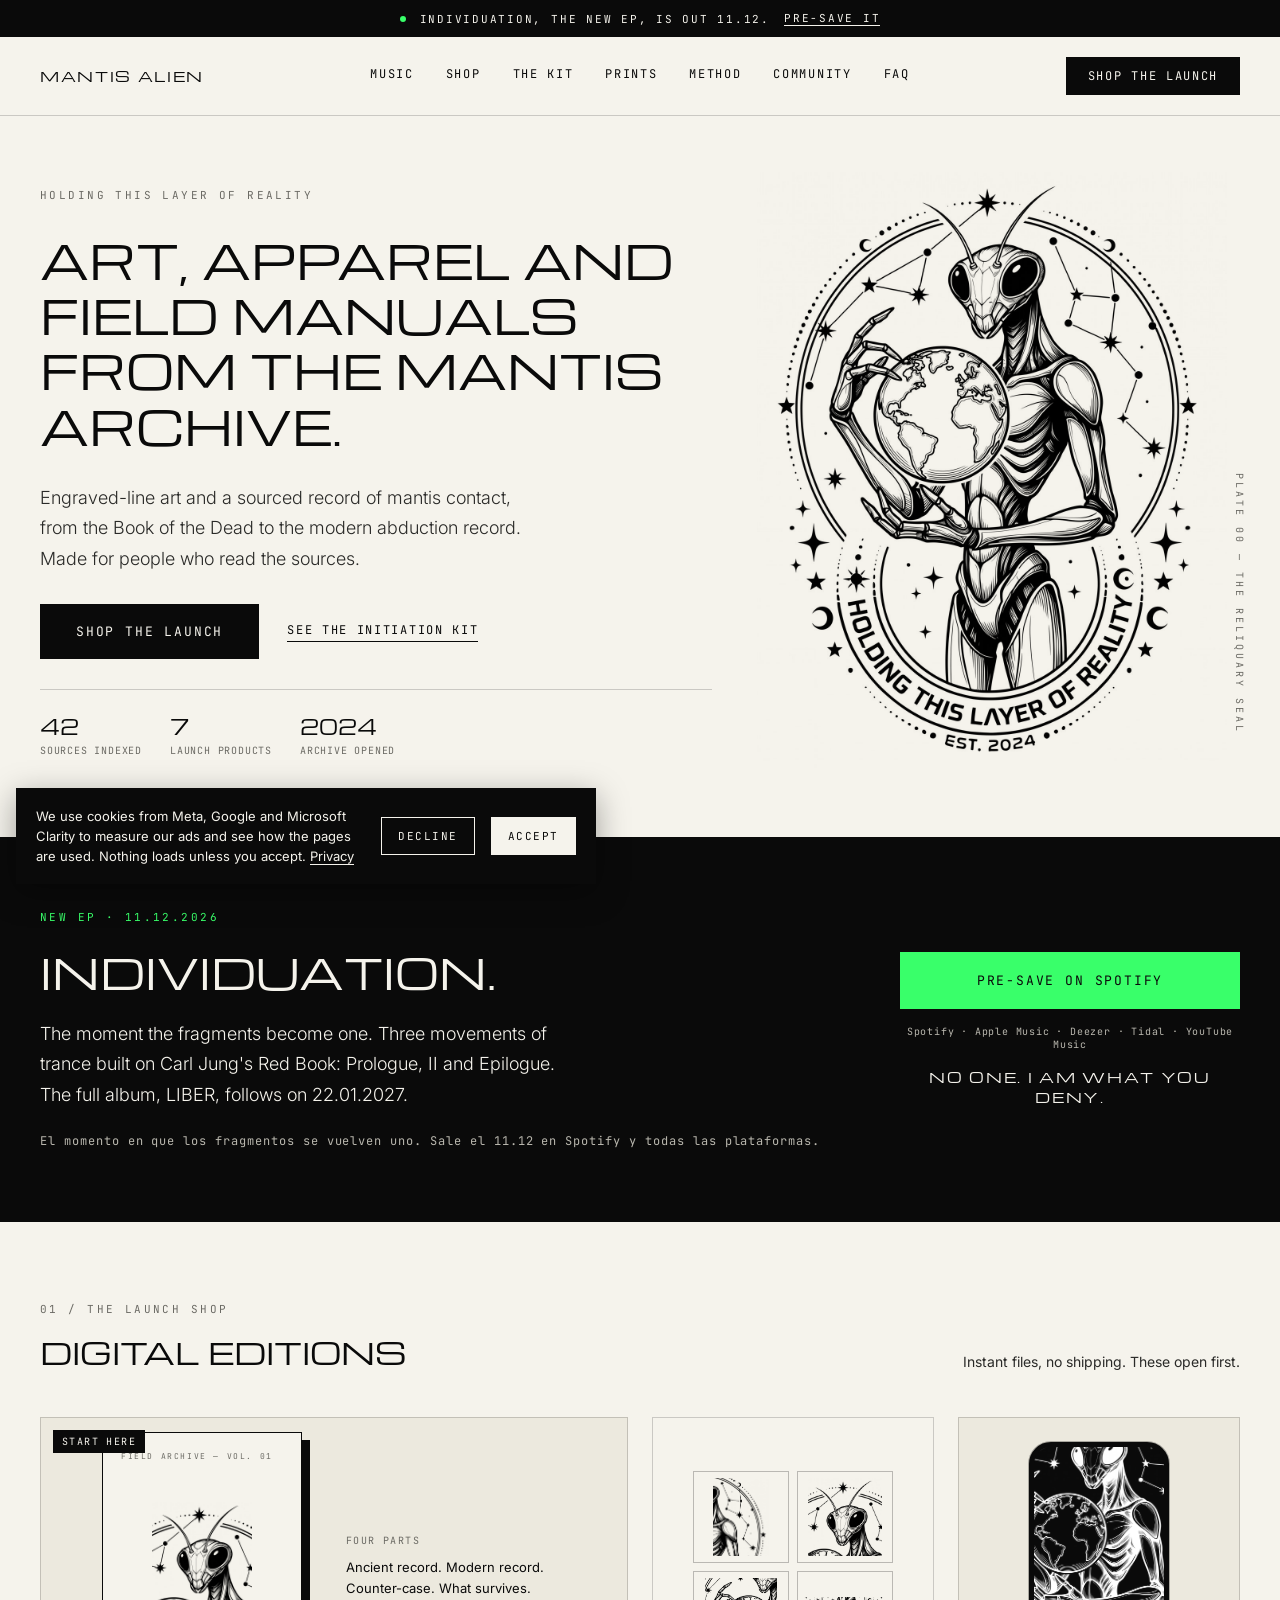
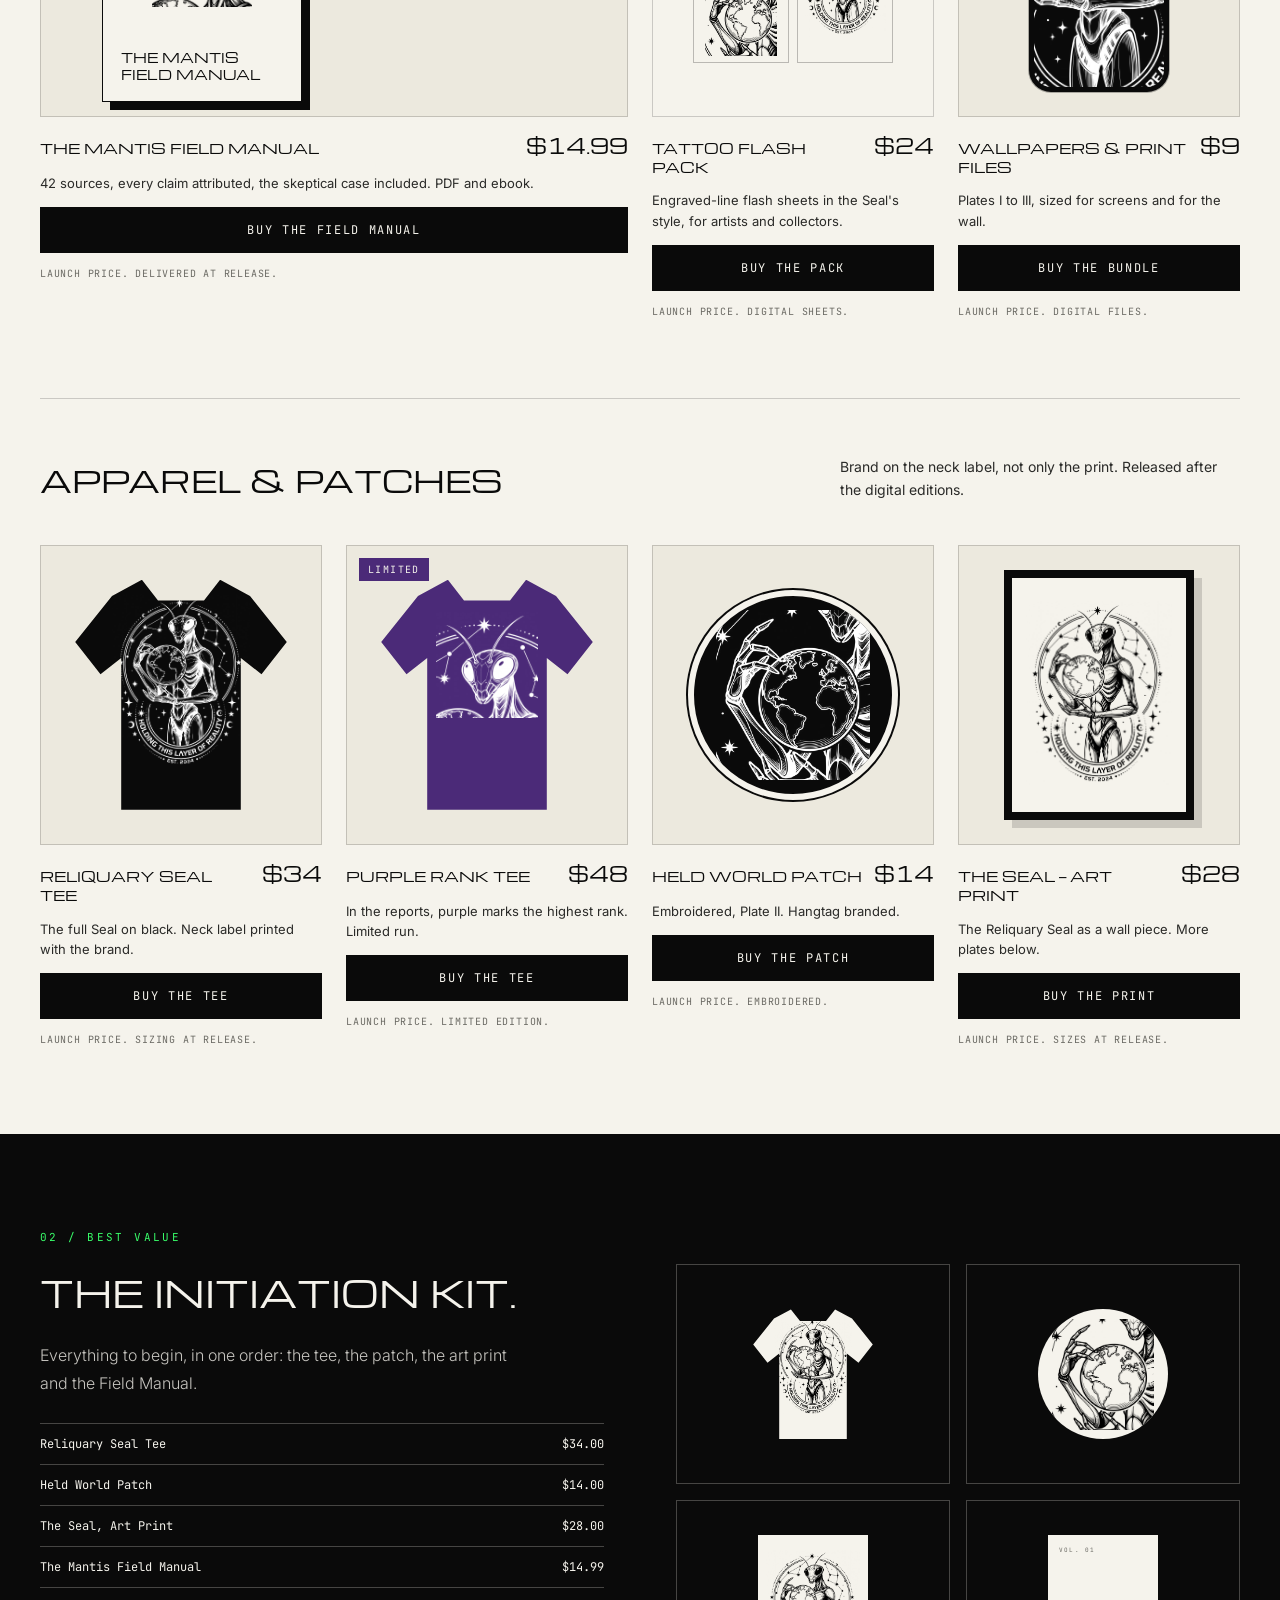
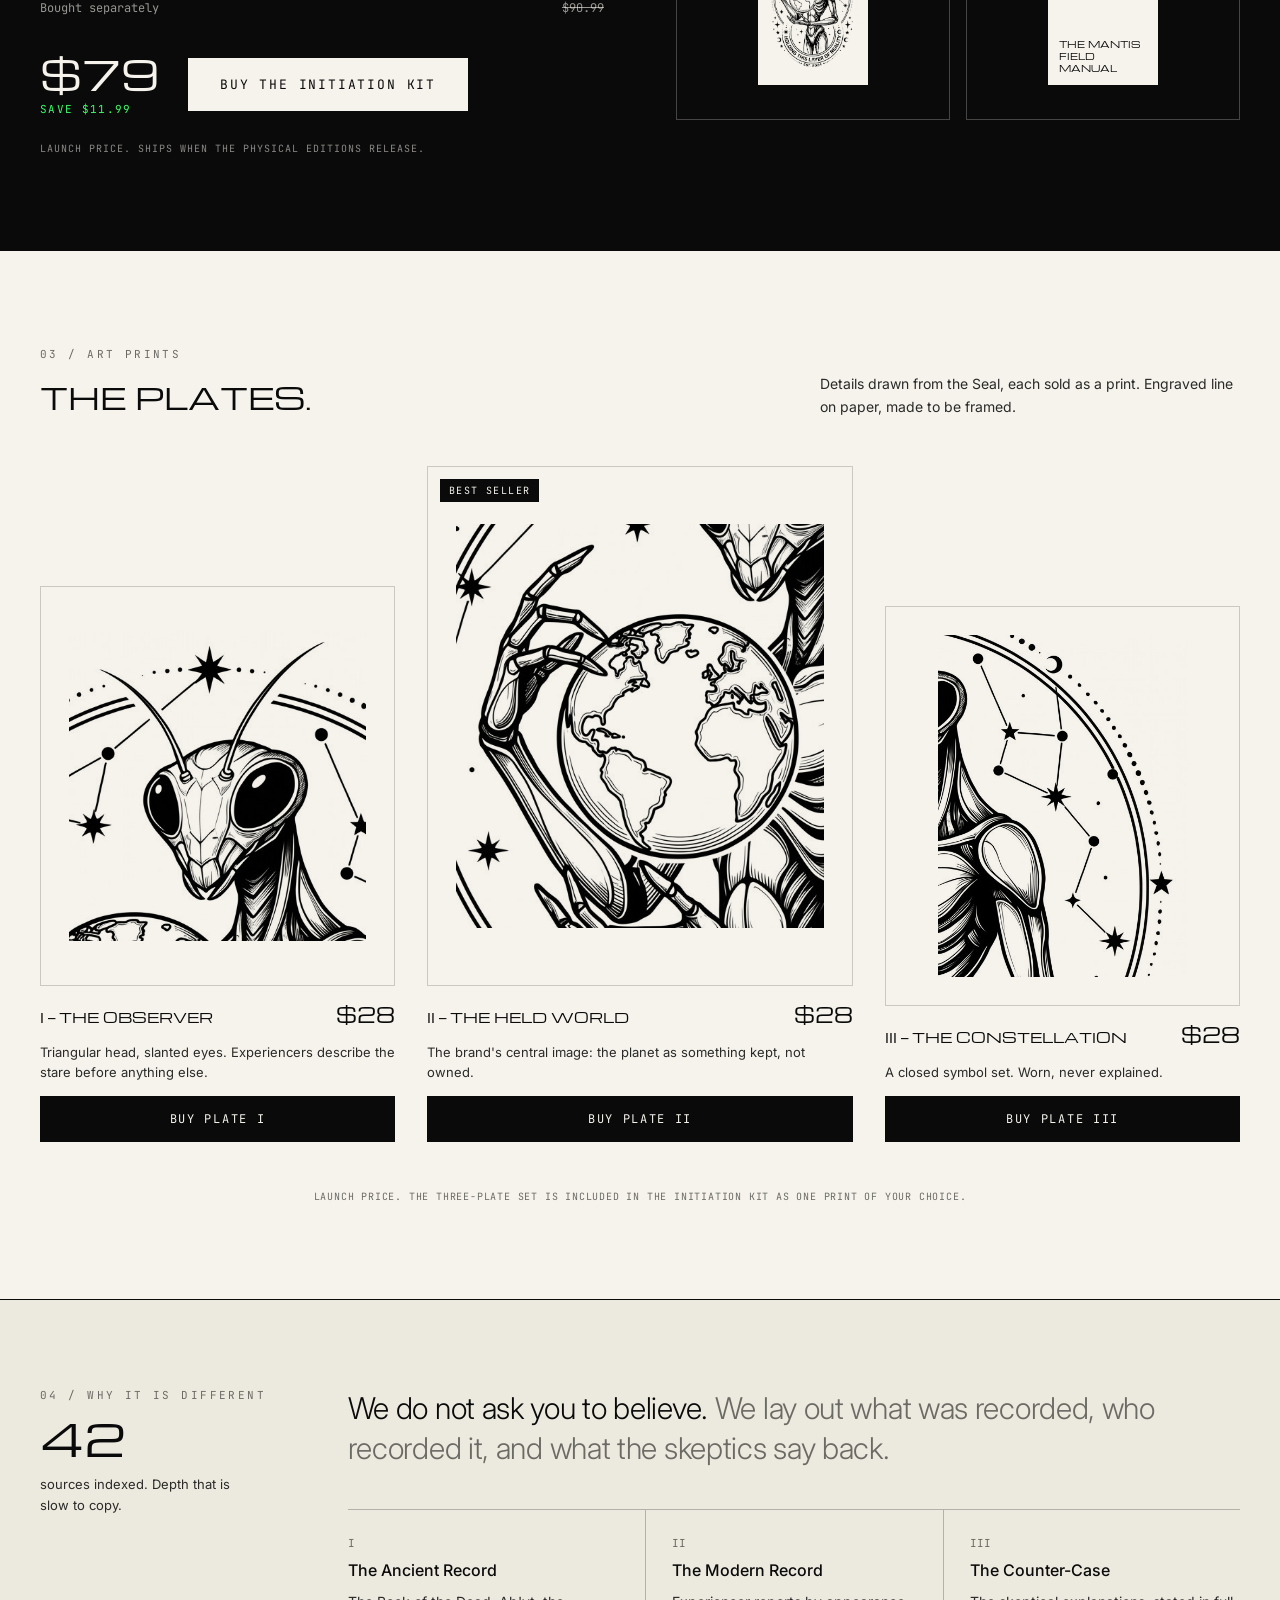
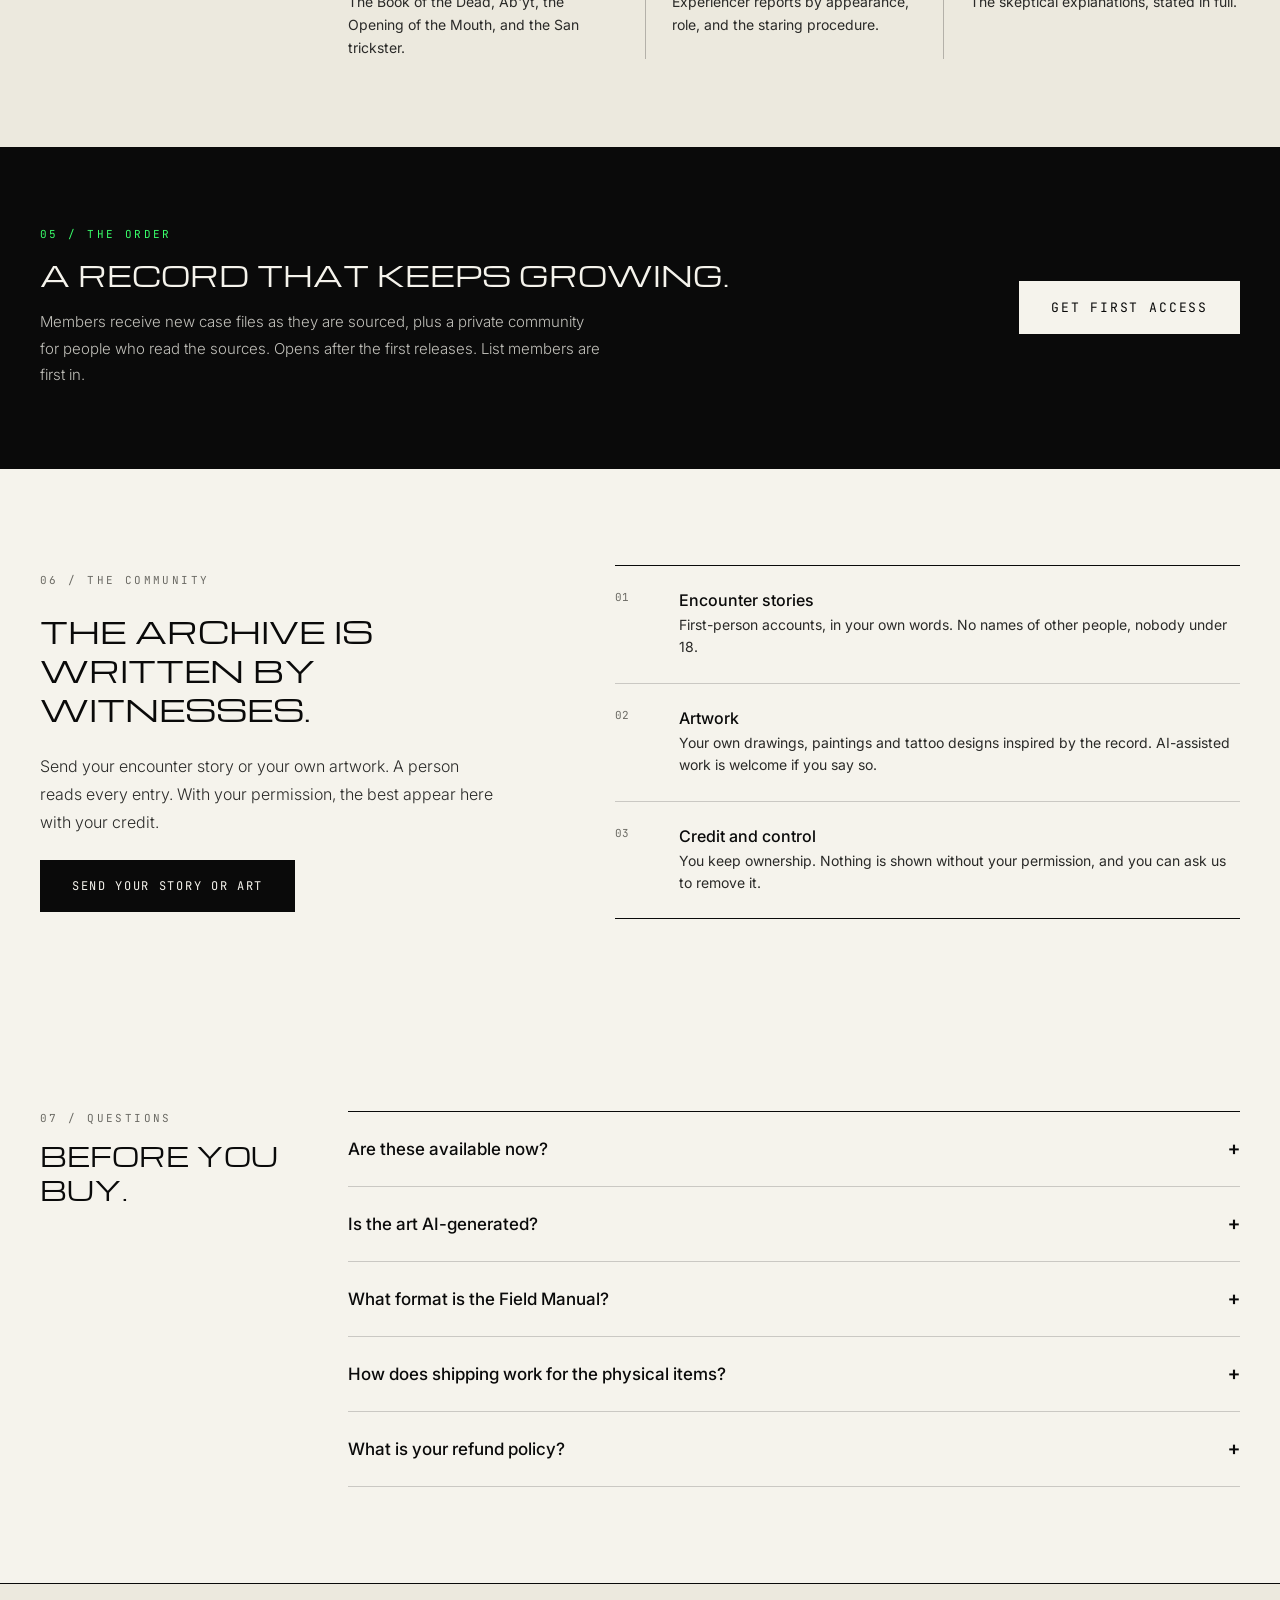
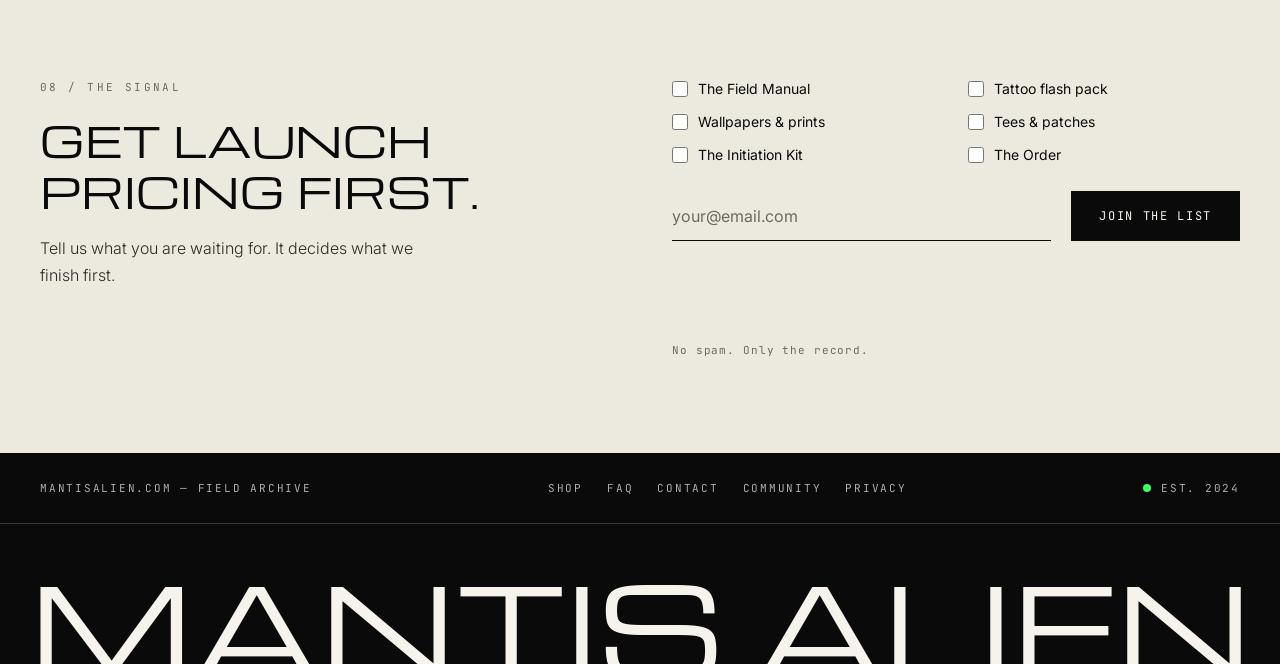
<file: index.html>
<!doctype html>
<html lang="en">
<head>
<meta charset="utf-8">
<meta name="viewport" content="width=device-width, initial-scale=1">
<title>Mantis Alien — Art, Apparel and Field Manuals from the Mantis Archive</title>
<meta name="description" content="Engraved-line art, tees, patches and a sourced record of mantis contact, from the Book of the Dead to the modern abduction record. 42 sources, every claim attributed.">

<link rel="canonical" href="https://mantisalien.com/">
<meta property="og:type" content="website">
<meta property="og:site_name" content="Mantis Alien">
<meta property="og:title" content="Mantis Alien — Art, Apparel and Field Manuals from the Mantis Archive">
<meta property="og:description" content="Engraved-line art, tees, patches and a sourced record of mantis contact, from the Book of the Dead to the modern abduction record. 42 sources, every claim attributed.">
<meta property="og:url" content="https://mantisalien.com/">
<meta property="og:image" content="https://mantisalien.com/assets/og.jpg">
<meta name="twitter:card" content="summary_large_image">
<meta name="theme-color" content="#F5F3EC">
<link rel="icon" href="assets/favicon.svg" type="image/svg+xml">
<!-- Meta domain verification: paste the tag from Business Settings > Brand safety > Domains here, e.g.
<meta name="facebook-domain-verification" content="YOUR_CODE"> -->

<link rel="preconnect" href="https://fonts.googleapis.com">
<link rel="preconnect" href="https://fonts.gstatic.com" crossorigin>
<link href="https://fonts.googleapis.com/css2?family=Michroma&family=Inter:wght@300;400;500;600&family=JetBrains+Mono:wght@400;500&display=swap" rel="stylesheet">
<style>
  body { margin: 0; background: #F5F3EC; font-family: 'Inter', sans-serif; }
  * { box-sizing: border-box; }
  a { color: inherit; text-decoration: none; }
  .disp { font-family: 'Michroma', sans-serif; }
  .mono { font-family: 'JetBrains Mono', monospace; }
  .nav a { font-family: 'JetBrains Mono', monospace; font-size: 12px; letter-spacing: 0.14em; text-transform: uppercase; color: #0A0A0A; padding-bottom: 3px; border-bottom: 1px solid transparent; }
  .nav a:hover { border-bottom-color: #0A0A0A; }
  .buy { display: block; text-align: center; background: #0A0A0A; color: #F5F3EC; padding: 15px 20px; font-family: 'JetBrains Mono', monospace; font-size: 12px; letter-spacing: 0.14em; text-transform: uppercase; transition: background 0.2s; }
  .buy:hover { background: #39FF6A; color: #0A0A0A; }
  .buy-inv { display: block; text-align: center; background: #F5F3EC; color: #0A0A0A; padding: 18px 32px; font-family: 'JetBrains Mono', monospace; font-size: 13px; letter-spacing: 0.14em; text-transform: uppercase; transition: background 0.2s; }
  .buy-inv:hover { background: #39FF6A; }
  .linkline { border-bottom: 1px solid #0A0A0A; padding-bottom: 3px; }
  .linkline:hover { border-bottom-color: #39FF6A; }
  .card { display: flex; flex-direction: column; gap: 14px; }
  .card:hover .tile { border-color: #0A0A0A; }
  .tile { border: 1px solid rgba(10,10,10,0.18); height: 300px; display: flex; align-items: center; justify-content: center; position: relative; overflow: hidden; transition: border-color 0.2s; }
  .badge { position: absolute; top: 12px; left: 12px; font-family: 'JetBrains Mono', monospace; font-size: 10px; letter-spacing: 0.14em; text-transform: uppercase; background: #0A0A0A; color: #F5F3EC; padding: 5px 9px; z-index: 2; }
  .pname { font-family: 'Michroma', sans-serif; font-size: 14px; line-height: 1.35; }
  .pdesc { font-size: 13px; line-height: 1.55; color: #2A2A28; }
  .price { font-family: 'Michroma', sans-serif; font-size: 20px; }
  .fine { font-family: 'JetBrains Mono', monospace; font-size: 10px; letter-spacing: 0.08em; color: #6B6A64; }
  details { border-bottom: 1px solid rgba(10,10,10,0.18); }
  summary { list-style: none; cursor: pointer; display: flex; justify-content: space-between; align-items: center; padding: 24px 0; font-size: 17px; font-weight: 500; }
  summary::-webkit-details-marker { display: none; }
  summary .plus { font-family: 'JetBrains Mono', monospace; font-size: 20px; transition: transform 0.2s; }
  details[open] summary .plus { transform: rotate(45deg); }
  details .ans { padding: 0 0 26px; font-size: 15px; line-height: 1.7; color: #2A2A28; max-width: 720px; }
  input::placeholder { color: #6B6A64; }
  input[type=email]:focus { outline: none; border-bottom-color: #39FF6A; }
  input[type=checkbox] { accent-color: #0A0A0A; width: 16px; height: 16px; margin: 0; }
  label.chip { display: flex; align-items: center; gap: 10px; cursor: pointer; }
</style>

<link rel="stylesheet" href="assets/site.css">
<script type="application/ld+json">{"@context":"https://schema.org","@type":"WebSite","name":"Mantis Alien","url":"https://mantisalien.com/","description":"Art, apparel and sourced field manuals from the Mantis archive."}</script>
</head>
<body>
<div style="width: 100%; min-height: 100vh; background: #F5F3EC; color: #0A0A0A; display: flex; flex-direction: column; overflow: hidden;">

  <!-- ANNOUNCEMENT -->
  <div style="width: 100%; background: #0A0A0A; color: #F5F3EC; display: flex; justify-content: center;">
    <div class="mono" style="padding: 11px 40px; font-size: 11px; letter-spacing: 0.16em; text-transform: uppercase; display: flex; align-items: center; gap: 14px;">
      <span style="width: 6px; height: 6px; border-radius: 50%; background: #39FF6A; display: inline-block;"></span>
      INDIVIDUATION, the new EP, is out 11.12.
      <a href="https://distrokid.com/hyperfollow/mantisalien/individuation" target="_blank" rel="noopener" style="border-bottom: 1px solid #F5F3EC;">Pre-save it</a>
    </div>
  </div>

  <!-- TOP BAR -->
  <div style="width: 100%; display: flex; justify-content: center; border-bottom: 1px solid rgba(10,10,10,0.18);">
    <div class="topbar" style="width: 100%; max-width: 1280px; padding: 20px 40px; display: grid; grid-template-columns: minmax(0,1fr) auto minmax(0,1fr); align-items: center; gap: 24px;">
      <div class="disp" style="font-size: 14px; letter-spacing: 0.12em;">MANTIS ALIEN</div>
      <div class="nav" style="display: flex; gap: 32px;">
        <a href="#music">Music</a>
        <a href="#shop">Shop</a>
        <a href="#kit">The Kit</a>
        <a href="#prints">Prints</a>
        <a href="#method">Method</a>
        <a href="#community">Community</a>
        <a href="#faq">FAQ</a>
      </div>
      <div style="display: flex; justify-content: flex-end;">
        <a href="#shop" style="background: #0A0A0A; color: #F5F3EC; padding: 11px 22px; font-family: 'JetBrains Mono', monospace; font-size: 12px; letter-spacing: 0.14em; text-transform: uppercase;">Shop the launch</a>
      </div>
    </div>
  </div>

  <!-- HERO -->
  <div style="width: 100%; display: flex; justify-content: center;">
    <div style="width: 100%; max-width: 1280px; padding: 56px 40px 64px; display: grid; grid-template-columns: minmax(0,1.15fr) minmax(0,0.85fr); gap: 32px; align-items: center;">
      <div style="display: flex; flex-direction: column; gap: 30px;">
        <div class="mono" style="font-size: 11px; letter-spacing: 0.22em; text-transform: uppercase; color: #6B6A64;">Holding this layer of reality</div>
        <h1 class="disp" style="margin: 0; font-size: 46px; line-height: 1.2; font-weight: 400;">ART, APPAREL AND FIELD MANUALS FROM THE MANTIS ARCHIVE.</h1>
        <p style="margin: 0; max-width: 500px; font-size: 18px; line-height: 1.7; font-weight: 300; color: #2A2A28;">Engraved-line art and a sourced record of mantis contact, from the Book of the Dead to the modern abduction record. Made for people who read the sources.</p>
        <div style="display: flex; align-items: center; gap: 28px;">
          <a href="#shop" class="buy" style="padding: 19px 36px; font-size: 13px;">Shop the launch</a>
          <a href="#kit" class="linkline mono" style="font-size: 12px; letter-spacing: 0.14em; text-transform: uppercase;">See the Initiation Kit</a>
        </div>
        <div class="keep" style="display: grid; grid-template-columns: repeat(3, auto); gap: 28px; justify-content: start; padding-top: 22px; border-top: 1px solid rgba(10,10,10,0.18);">
          <div><div class="disp" style="font-size: 20px;">42</div><div class="fine" style="margin-top: 4px;">SOURCES INDEXED</div></div>
          <div><div class="disp" style="font-size: 20px;">7</div><div class="fine" style="margin-top: 4px;">LAUNCH PRODUCTS</div></div>
          <div><div class="disp" style="font-size: 20px;">2024</div><div class="fine" style="margin-top: 4px;">ARCHIVE OPENED</div></div>
        </div>
      </div>
      <div style="position: relative; display: flex; justify-content: center;">
        <img src="assets/emblem.jpg" alt="The Mantis Alien Reliquary Seal: a mantis being holding the Earth inside a ring of constellations, inscribed Holding This Layer of Reality" style="width: 100%; max-width: 470px; height: auto; mix-blend-mode: multiply; display: block;">
        <div class="mono" style="position: absolute; right: -6px; top: 50%; writing-mode: vertical-rl; font-size: 10px; letter-spacing: 0.3em; text-transform: uppercase; color: #6B6A64;">Plate 00 — The Reliquary Seal</div>
      </div>
    </div>
  </div>

  <!-- MUSIC: INDIVIDUATION EP -->
  <div id="music" style="width: 100%; display: flex; justify-content: center; background: #0A0A0A; color: #F5F3EC; border-top: 1px solid #0A0A0A;">
    <div style="width: 100%; max-width: 1280px; padding: 72px 40px; display: flex; flex-wrap: wrap; gap: 40px; align-items: center; justify-content: space-between;">
      <div style="flex: 1 1 420px; display: flex; flex-direction: column; gap: 22px;">
        <div class="mono" style="font-size: 11px; letter-spacing: 0.22em; text-transform: uppercase; color: #39FF6A;">New EP · 11.12.2026</div>
        <h2 class="disp" style="margin: 0; font-size: 42px; line-height: 1.2; font-weight: 400;">INDIVIDUATION.</h2>
        <p style="margin: 0; max-width: 520px; font-size: 18px; line-height: 1.7; font-weight: 300;">The moment the fragments become one. Three movements of trance built on Carl Jung's Red Book: Prologue, II and Epilogue. The full album, LIBER, follows on 22.01.2027.</p>
        <p class="mono" style="margin: 0; font-size: 12px; letter-spacing: 0.08em; color: #B9B7AE;">El momento en que los fragmentos se vuelven uno. Sale el 11.12 en Spotify y todas las plataformas.</p>
      </div>
      <div style="flex: 0 1 340px; display: flex; flex-direction: column; gap: 16px;">
        <a href="https://distrokid.com/hyperfollow/mantisalien/individuation" target="_blank" rel="noopener" style="display: block; text-align: center; background: #39FF6A; color: #0A0A0A; padding: 20px 28px; font-family: 'JetBrains Mono', monospace; font-size: 13px; letter-spacing: 0.14em; text-transform: uppercase;">Pre-save on Spotify</a>
        <div class="fine" style="text-align: center; color: #B9B7AE;">Spotify · Apple Music · Deezer · Tidal · YouTube Music</div>
        <div class="disp" style="text-align: center; font-size: 14px; letter-spacing: 0.12em;">NO ONE. I AM WHAT YOU DENY.</div>
      </div>
    </div>
  </div>

  <!-- SHOP -->
  <div id="shop" style="width: 100%; display: flex; justify-content: center; border-top: 1px solid #0A0A0A;">
    <div style="width: 100%; max-width: 1280px; padding: 80px 40px 40px; display: flex; flex-direction: column; gap: 44px;">
      <div style="display: flex; align-items: flex-end; justify-content: space-between; gap: 32px;">
        <div style="display: flex; flex-direction: column; gap: 14px;">
          <div class="mono" style="font-size: 11px; letter-spacing: 0.22em; text-transform: uppercase; color: #6B6A64;">01 / The Launch Shop</div>
          <h2 class="disp" style="margin: 0; font-size: 30px; font-weight: 400;">DIGITAL EDITIONS</h2>
        </div>
        <div style="max-width: 400px; font-size: 14px; line-height: 1.65; color: #2A2A28;">Instant files, no shipping. These open first.</div>
      </div>
      <div class="pgrid" style="display: grid; grid-template-columns: repeat(4, minmax(0,1fr)); gap: 24px;">

        <!-- Field Manual (featured, spans 2) -->
        <div class="card" style="grid-column: span 2;">
          <div class="tile" style="background: #ECE9DE; gap: 44px;">
            <span class="badge">Start here</span>
            <div style="width: 200px; height: 270px; border: 1px solid #0A0A0A; background: #F5F3EC; padding: 18px; display: flex; flex-direction: column; justify-content: space-between; box-shadow: 8px 8px 0 #0A0A0A;">
              <div class="mono" style="font-size: 8px; letter-spacing: 0.2em; text-transform: uppercase; color: #6B6A64;">Field Archive — Vol. 01</div>
              <div style="display: flex; justify-content: center;"><img loading="lazy" decoding="async" src="assets/head.jpg" alt="" style="width: 100px; height: auto; mix-blend-mode: multiply;"></div>
              <div class="disp" style="font-size: 13px; line-height: 1.3;">THE MANTIS<br>FIELD MANUAL</div>
            </div>
            <div style="display: flex; flex-direction: column; gap: 10px; max-width: 220px;">
              <div class="mono" style="font-size: 10px; letter-spacing: 0.14em; text-transform: uppercase; color: #6B6A64;">Four parts</div>
              <div style="font-size: 13px; line-height: 1.6;">Ancient record. Modern record. Counter-case. What survives.</div>
            </div>
          </div>
          <div style="display: flex; justify-content: space-between; align-items: baseline; gap: 12px;">
            <div class="pname">THE MANTIS FIELD MANUAL</div>
            <div class="price">$14.99</div>
          </div>
          <div class="pdesc">42 sources, every claim attributed, the skeptical case included. PDF and ebook.</div>
          <a href="waitlist.html" class="buy">Buy the Field Manual</a>
          <div class="fine">LAUNCH PRICE. DELIVERED AT RELEASE.</div>
        </div>

        <!-- Flash pack -->
        <div class="card">
          <div class="tile" style="background: #F5F3EC;">
            <div class="keep" style="display: grid; grid-template-columns: 1fr 1fr; gap: 8px; width: 200px;">
              <div style="border: 1px solid rgba(10,10,10,0.25); height: 92px; display: flex; align-items: center; justify-content: center; padding: 6px;"><img loading="lazy" decoding="async" src="assets/stars.jpg" alt="" style="max-width: 100%; max-height: 100%; mix-blend-mode: multiply;"></div>
              <div style="border: 1px solid rgba(10,10,10,0.25); height: 92px; display: flex; align-items: center; justify-content: center; padding: 6px;"><img loading="lazy" decoding="async" src="assets/head.jpg" alt="" style="max-width: 100%; max-height: 100%; mix-blend-mode: multiply;"></div>
              <div style="border: 1px solid rgba(10,10,10,0.25); height: 92px; display: flex; align-items: center; justify-content: center; padding: 6px;"><img loading="lazy" decoding="async" src="assets/globe.jpg" alt="" style="max-width: 100%; max-height: 100%; mix-blend-mode: multiply;"></div>
              <div style="border: 1px solid rgba(10,10,10,0.25); height: 92px; display: flex; align-items: center; justify-content: center; padding: 6px;"><img loading="lazy" decoding="async" src="assets/wordring.jpg" alt="" style="max-width: 100%; max-height: 100%; mix-blend-mode: multiply;"></div>
            </div>
          </div>
          <div style="display: flex; justify-content: space-between; align-items: baseline; gap: 12px;">
            <div class="pname">TATTOO FLASH PACK</div>
            <div class="price">$24</div>
          </div>
          <div class="pdesc">Engraved-line flash sheets in the Seal's style, for artists and collectors.</div>
          <a href="waitlist.html" class="buy">Buy the pack</a>
          <div class="fine">LAUNCH PRICE. DIGITAL SHEETS.</div>
        </div>

        <!-- Wallpapers -->
        <div class="card">
          <div class="tile" style="background: #ECE9DE;">
            <div style="width: 140px; height: 250px; border-radius: 22px; background: #0A0A0A; border: 5px solid #0A0A0A; display: flex; align-items: center; justify-content: center; overflow: hidden; box-shadow: 0 0 0 1px rgba(10,10,10,0.3);">
              <img loading="lazy" decoding="async" src="assets/emblem.jpg" alt="" style="width: 210%; max-width: none; height: auto; filter: invert(1); mix-blend-mode: screen; margin-left: -4%;">
            </div>
          </div>
          <div style="display: flex; justify-content: space-between; align-items: baseline; gap: 12px;">
            <div class="pname">WALLPAPERS &amp; PRINT FILES</div>
            <div class="price">$9</div>
          </div>
          <div class="pdesc">Plates I to III, sized for screens and for the wall.</div>
          <a href="waitlist.html" class="buy">Buy the bundle</a>
          <div class="fine">LAUNCH PRICE. DIGITAL FILES.</div>
        </div>
      </div>
    </div>
  </div>

  <div style="width: 100%; display: flex; justify-content: center;">
    <div style="width: 100%; max-width: 1280px; padding: 40px 40px 88px; display: flex; flex-direction: column; gap: 44px;">
      <div style="display: flex; align-items: flex-end; justify-content: space-between; gap: 32px; border-top: 1px solid rgba(10,10,10,0.18); padding-top: 56px;">
        <h2 class="disp" style="margin: 0; font-size: 30px; font-weight: 400;">APPAREL &amp; PATCHES</h2>
        <div style="max-width: 400px; font-size: 14px; line-height: 1.65; color: #2A2A28;">Brand on the neck label, not only the print. Released after the digital editions.</div>
      </div>
      <div class="pgrid" style="display: grid; grid-template-columns: repeat(4, minmax(0,1fr)); gap: 24px;">

        <!-- Tee -->
        <div class="card">
          <div class="tile" style="background: #ECE9DE;">
            <div style="width: 230px; height: 230px; background: #0A0A0A; clip-path: polygon(33% 0, 20% 7%, 4% 27%, 15% 41%, 24% 34%, 24% 100%, 76% 100%, 76% 34%, 85% 41%, 96% 27%, 80% 7%, 67% 0, 60% 9%, 40% 9%); position: relative;">
              <img loading="lazy" decoding="async" src="assets/emblem.jpg" alt="" style="position: absolute; width: 60%; left: 20%; top: 6%; height: auto; filter: invert(1); mix-blend-mode: screen;">
            </div>
          </div>
          <div style="display: flex; justify-content: space-between; align-items: baseline; gap: 12px;">
            <div class="pname">RELIQUARY SEAL TEE</div>
            <div class="price">$34</div>
          </div>
          <div class="pdesc">The full Seal on black. Neck label printed with the brand.</div>
          <a href="waitlist.html" class="buy">Buy the tee</a>
          <div class="fine">LAUNCH PRICE. SIZING AT RELEASE.</div>
        </div>

        <!-- Purple tee -->
        <div class="card">
          <div class="tile" style="background: #ECE9DE;">
            <span class="badge" style="background: #4B2A78;">Limited</span>
            <div style="width: 230px; height: 230px; background: #4B2A78; clip-path: polygon(33% 0, 20% 7%, 4% 27%, 15% 41%, 24% 34%, 24% 100%, 76% 100%, 76% 34%, 85% 41%, 96% 27%, 80% 7%, 67% 0, 60% 9%, 40% 9%); position: relative;">
              <img loading="lazy" decoding="async" src="assets/head.jpg" alt="" style="position: absolute; width: 44%; left: 28%; top: 14%; height: auto; filter: invert(1); mix-blend-mode: screen;">
            </div>
          </div>
          <div style="display: flex; justify-content: space-between; align-items: baseline; gap: 12px;">
            <div class="pname">PURPLE RANK TEE</div>
            <div class="price">$48</div>
          </div>
          <div class="pdesc">In the reports, purple marks the highest rank. Limited run.</div>
          <a href="waitlist.html" class="buy">Buy the tee</a>
          <div class="fine">LAUNCH PRICE. LIMITED EDITION.</div>
        </div>

        <!-- Patch -->
        <div class="card">
          <div class="tile" style="background: #ECE9DE;">
            <div style="width: 210px; height: 210px; border-radius: 50%; background: #0A0A0A; border: 6px solid #F5F3EC; box-shadow: 0 0 0 2px #0A0A0A; display: flex; align-items: center; justify-content: center; overflow: hidden;">
              <img loading="lazy" decoding="async" src="assets/globe.jpg" alt="" style="width: 78%; height: auto; filter: invert(1); mix-blend-mode: screen;">
            </div>
          </div>
          <div style="display: flex; justify-content: space-between; align-items: baseline; gap: 12px;">
            <div class="pname">HELD WORLD PATCH</div>
            <div class="price">$14</div>
          </div>
          <div class="pdesc">Embroidered, Plate II. Hangtag branded.</div>
          <a href="waitlist.html" class="buy">Buy the patch</a>
          <div class="fine">LAUNCH PRICE. EMBROIDERED.</div>
        </div>

        <!-- Print -->
        <div class="card">
          <div class="tile" style="background: #ECE9DE;">
            <div style="width: 190px; height: 250px; background: #F5F3EC; border: 8px solid #0A0A0A; padding: 14px; display: flex; align-items: center; justify-content: center; box-shadow: 8px 8px 0 rgba(10,10,10,0.15);">
              <img loading="lazy" decoding="async" src="assets/emblem.jpg" alt="" style="max-width: 100%; max-height: 100%; mix-blend-mode: multiply;">
            </div>
          </div>
          <div style="display: flex; justify-content: space-between; align-items: baseline; gap: 12px;">
            <div class="pname">THE SEAL — ART PRINT</div>
            <div class="price">$28</div>
          </div>
          <div class="pdesc">The Reliquary Seal as a wall piece. More plates below.</div>
          <a href="waitlist.html" class="buy">Buy the print</a>
          <div class="fine">LAUNCH PRICE. SIZES AT RELEASE.</div>
        </div>
      </div>
    </div>
  </div>

  <!-- THE KIT (INVERTED) -->
  <div id="kit" style="width: 100%; display: flex; justify-content: center; background: #0A0A0A; color: #F5F3EC;">
    <div style="width: 100%; max-width: 1280px; padding: 96px 40px; display: grid; grid-template-columns: minmax(0,1fr) minmax(0,1fr); gap: 72px; align-items: center;">
      <div style="display: flex; flex-direction: column; gap: 26px;">
        <div class="mono" style="font-size: 11px; letter-spacing: 0.22em; text-transform: uppercase; color: #39FF6A;">02 / Best value</div>
        <h2 class="disp" style="margin: 0; font-size: 36px; line-height: 1.25; font-weight: 400;">THE INITIATION KIT.</h2>
        <p style="margin: 0; font-size: 16px; line-height: 1.75; font-weight: 300; color: rgba(245,243,236,0.8); max-width: 480px;">Everything to begin, in one order: the tee, the patch, the art print and the Field Manual.</p>
        <div class="mono" style="border-top: 1px solid rgba(245,243,236,0.25);">
          <div style="display: flex; justify-content: space-between; padding: 12px 0; border-bottom: 1px solid rgba(245,243,236,0.25); font-size: 12px;"><span>Reliquary Seal Tee</span><span>$34.00</span></div>
          <div style="display: flex; justify-content: space-between; padding: 12px 0; border-bottom: 1px solid rgba(245,243,236,0.25); font-size: 12px;"><span>Held World Patch</span><span>$14.00</span></div>
          <div style="display: flex; justify-content: space-between; padding: 12px 0; border-bottom: 1px solid rgba(245,243,236,0.25); font-size: 12px;"><span>The Seal, Art Print</span><span>$28.00</span></div>
          <div style="display: flex; justify-content: space-between; padding: 12px 0; border-bottom: 1px solid rgba(245,243,236,0.25); font-size: 12px;"><span>The Mantis Field Manual</span><span>$14.99</span></div>
          <div style="display: flex; justify-content: space-between; padding: 12px 0; font-size: 12px; color: rgba(245,243,236,0.6);"><span>Bought separately</span><span style="text-decoration: line-through;">$90.99</span></div>
        </div>
        <div style="display: flex; align-items: center; gap: 28px;">
          <div><div class="disp" style="font-size: 40px; line-height: 1;">$79</div><div class="mono" style="font-size: 11px; letter-spacing: 0.12em; color: #39FF6A; margin-top: 8px;">SAVE $11.99</div></div>
          <a href="waitlist.html" class="buy-inv">Buy the Initiation Kit</a>
        </div>
        <div class="mono" style="font-size: 10px; letter-spacing: 0.1em; color: rgba(245,243,236,0.55);">LAUNCH PRICE. SHIPS WHEN THE PHYSICAL EDITIONS RELEASE.</div>
      </div>
      <div class="keep" style="display: grid; grid-template-columns: 1fr 1fr; gap: 16px;">
        <div style="border: 1px solid rgba(245,243,236,0.25); height: 220px; display: flex; align-items: center; justify-content: center; background: #0A0A0A; position: relative;">
          <div style="width: 130px; height: 130px; background: #F5F3EC; clip-path: polygon(33% 0, 20% 7%, 4% 27%, 15% 41%, 24% 34%, 24% 100%, 76% 100%, 76% 34%, 85% 41%, 96% 27%, 80% 7%, 67% 0, 60% 9%, 40% 9%); position: relative;">
            <img loading="lazy" decoding="async" src="assets/emblem.jpg" alt="" style="position: absolute; width: 60%; left: 20%; top: 6%; height: auto; mix-blend-mode: multiply;">
          </div>
        </div>
        <div style="border: 1px solid rgba(245,243,236,0.25); height: 220px; display: flex; align-items: center; justify-content: center;">
          <div style="width: 130px; height: 130px; border-radius: 50%; background: #F5F3EC; display: flex; align-items: center; justify-content: center; overflow: hidden;"><img loading="lazy" decoding="async" src="assets/globe.jpg" alt="" style="width: 78%; height: auto; mix-blend-mode: multiply;"></div>
        </div>
        <div style="border: 1px solid rgba(245,243,236,0.25); height: 220px; display: flex; align-items: center; justify-content: center;">
          <div style="width: 110px; height: 150px; background: #F5F3EC; padding: 8px; display: flex; align-items: center; justify-content: center;"><img loading="lazy" decoding="async" src="assets/emblem.jpg" alt="" style="max-width: 100%; max-height: 100%; mix-blend-mode: multiply;"></div>
        </div>
        <div style="border: 1px solid rgba(245,243,236,0.25); height: 220px; display: flex; align-items: center; justify-content: center;">
          <div style="width: 110px; height: 150px; border: 1px solid #F5F3EC; background: #F5F3EC; padding: 10px; display: flex; flex-direction: column; justify-content: space-between; color: #0A0A0A;">
            <div class="mono" style="font-size: 6px; letter-spacing: 0.2em; text-transform: uppercase; color: #6B6A64;">Vol. 01</div>
            <div class="disp" style="font-size: 9px; line-height: 1.3;">THE MANTIS<br>FIELD MANUAL</div>
          </div>
        </div>
      </div>
    </div>
  </div>

  <!-- PRINTS (ART) -->
  <div id="prints" style="width: 100%; display: flex; justify-content: center;">
    <div style="width: 100%; max-width: 1280px; padding: 96px 40px; display: flex; flex-direction: column; gap: 48px;">
      <div style="display: flex; align-items: flex-end; justify-content: space-between; gap: 32px;">
        <div style="display: flex; flex-direction: column; gap: 14px;">
          <div class="mono" style="font-size: 11px; letter-spacing: 0.22em; text-transform: uppercase; color: #6B6A64;">03 / Art prints</div>
          <h2 class="disp" style="margin: 0; font-size: 30px; font-weight: 400;">THE PLATES.</h2>
        </div>
        <div style="max-width: 420px; font-size: 14px; line-height: 1.65; color: #2A2A28;">Details drawn from the Seal, each sold as a print. Engraved line on paper, made to be framed.</div>
      </div>
      <div style="display: grid; grid-template-columns: minmax(0,1fr) minmax(0,1.2fr) minmax(0,1fr); gap: 32px; align-items: end;">
        <div class="card">
          <div class="tile" style="height: 400px; padding: 28px;"><img loading="lazy" decoding="async" src="assets/head.jpg" alt="Plate I: the mantis being's head with large dark eyes and antennae" style="max-width: 100%; max-height: 100%; mix-blend-mode: multiply;"></div>
          <div style="display: flex; justify-content: space-between; align-items: baseline;"><div class="pname">I — THE OBSERVER</div><div class="price">$28</div></div>
          <div class="pdesc">Triangular head, slanted eyes. Experiencers describe the stare before anything else.</div>
          <a href="waitlist.html" class="buy">Buy Plate I</a>
        </div>
        <div class="card">
          <div class="tile" style="height: 520px; padding: 28px;"><span class="badge">Best seller</span><img loading="lazy" decoding="async" src="assets/globe.jpg" alt="Plate II: a clawed hand holding the Earth" style="max-width: 100%; max-height: 100%; mix-blend-mode: multiply;"></div>
          <div style="display: flex; justify-content: space-between; align-items: baseline;"><div class="pname">II — THE HELD WORLD</div><div class="price">$28</div></div>
          <div class="pdesc">The brand's central image: the planet as something kept, not owned.</div>
          <a href="waitlist.html" class="buy">Buy Plate II</a>
        </div>
        <div class="card">
          <div class="tile" style="height: 400px; padding: 28px;"><img loading="lazy" decoding="async" src="assets/stars.jpg" alt="Plate III: a constellation of stars linked by fine lines" style="max-width: 100%; max-height: 100%; mix-blend-mode: multiply;"></div>
          <div style="display: flex; justify-content: space-between; align-items: baseline;"><div class="pname">III — THE CONSTELLATION</div><div class="price">$28</div></div>
          <div class="pdesc">A closed symbol set. Worn, never explained.</div>
          <a href="waitlist.html" class="buy">Buy Plate III</a>
        </div>
      </div>
      <div class="fine" style="text-align: center;">LAUNCH PRICE. THE THREE-PLATE SET IS INCLUDED IN THE INITIATION KIT AS ONE PRINT OF YOUR CHOICE.</div>
    </div>
  </div>

  <!-- METHOD -->
  <div id="method" style="width: 100%; display: flex; justify-content: center; border-top: 1px solid #0A0A0A; background: #ECE9DE;">
    <div style="width: 100%; max-width: 1280px; padding: 88px 40px; display: grid; grid-template-columns: minmax(0,0.3fr) minmax(0,1fr); gap: 40px;">
      <div style="display: flex; flex-direction: column; gap: 14px;">
        <div class="mono" style="font-size: 11px; letter-spacing: 0.22em; text-transform: uppercase; color: #6B6A64;">04 / Why it is different</div>
        <div class="disp" style="font-size: 44px; line-height: 1;">42</div>
        <div style="font-size: 13px; line-height: 1.6; color: #2A2A28; max-width: 200px;">sources indexed. Depth that is slow to copy.</div>
      </div>
      <div style="display: flex; flex-direction: column; gap: 40px;">
        <div style="font-size: 30px; line-height: 1.34; font-weight: 300; letter-spacing: -0.01em;">We do not ask you to believe. <span style="color: #6B6A64;">We lay out what was recorded, who recorded it, and what the skeptics say back.</span></div>
        <div style="display: grid; grid-template-columns: repeat(3, minmax(0,1fr)); border-top: 1px solid rgba(10,10,10,0.25);">
          <div style="padding: 26px 26px 0 0; display: flex; flex-direction: column; gap: 10px;">
            <span class="mono" style="font-size: 11px; color: #6B6A64;">I</span>
            <div style="font-size: 16px; font-weight: 500;">The Ancient Record</div>
            <div style="font-size: 14px; line-height: 1.65; color: #2A2A28;">The Book of the Dead, Ab'yt, the Opening of the Mouth, and the San trickster.</div>
          </div>
          <div style="padding: 26px 26px 0 26px; border-left: 1px solid rgba(10,10,10,0.25); display: flex; flex-direction: column; gap: 10px;">
            <span class="mono" style="font-size: 11px; color: #6B6A64;">II</span>
            <div style="font-size: 16px; font-weight: 500;">The Modern Record</div>
            <div style="font-size: 14px; line-height: 1.65; color: #2A2A28;">Experiencer reports by appearance, role, and the staring procedure.</div>
          </div>
          <div style="padding: 26px 0 0 26px; border-left: 1px solid rgba(10,10,10,0.25); display: flex; flex-direction: column; gap: 10px;">
            <span class="mono" style="font-size: 11px; color: #6B6A64;">III</span>
            <div style="font-size: 16px; font-weight: 500;">The Counter-Case</div>
            <div style="font-size: 14px; line-height: 1.65; color: #2A2A28;">The skeptical explanations, stated in full.</div>
          </div>
        </div>
      </div>
    </div>
  </div>

  <!-- ORDER -->
  <div id="order" style="width: 100%; display: flex; justify-content: center; background: #0A0A0A; color: #F5F3EC;">
    <div style="width: 100%; max-width: 1280px; padding: 80px 40px; display: grid; grid-template-columns: minmax(0,1fr) auto; gap: 48px; align-items: center;">
      <div style="display: flex; flex-direction: column; gap: 16px;">
        <div class="mono" style="font-size: 11px; letter-spacing: 0.22em; text-transform: uppercase; color: #39FF6A;">05 / The Order</div>
        <h3 class="disp" style="margin: 0; font-size: 28px; line-height: 1.3; font-weight: 400;">A RECORD THAT KEEPS GROWING.</h3>
        <p style="margin: 0; font-size: 15px; line-height: 1.75; font-weight: 300; color: rgba(245,243,236,0.78); max-width: 560px;">Members receive new case files as they are sourced, plus a private community for people who read the sources. Opens after the first releases. List members are first in.</p>
      </div>
      <a href="#signal" class="buy-inv">Get first access</a>
    </div>
  </div>

  
  <!-- COMMUNITY -->
  <div id="community" style="width: 100%; display: flex; justify-content: center; border-top: 1px solid #0A0A0A;">
    <div style="width: 100%; max-width: 1280px; padding: 96px 40px; display: grid; grid-template-columns: minmax(0,0.9fr) minmax(0,1.1fr); gap: 64px; align-items: center;">
      <div style="display: flex; flex-direction: column; gap: 24px;">
        <div class="mono" style="font-size: 11px; letter-spacing: 0.22em; text-transform: uppercase; color: #6B6A64;">06 / The community</div>
        <h2 class="disp" style="margin: 0; font-size: 30px; line-height: 1.3; font-weight: 400;">THE ARCHIVE IS WRITTEN BY WITNESSES.</h2>
        <p style="margin: 0; font-size: 16px; line-height: 1.75; font-weight: 300; color: #2A2A28; max-width: 460px;">Send your encounter story or your own artwork. A person reads every entry. With your permission, the best appear here with your credit.</p>
        <a href="community.html" class="buy" style="align-self: flex-start; padding: 18px 32px;">Send your story or art</a>
      </div>
      <div style="border-top: 1px solid #0A0A0A;">
        <div style="display: grid; grid-template-columns: 48px minmax(0,1fr); gap: 16px; padding: 24px 0; border-bottom: 1px solid rgba(10,10,10,0.18);" class="keep">
          <span class="mono" style="font-size: 11px; color: #6B6A64;">01</span>
          <div><div style="font-size: 16px; font-weight: 500;">Encounter stories</div><div style="font-size: 14px; line-height: 1.6; color: #2A2A28; margin-top: 4px;">First-person accounts, in your own words. No names of other people, nobody under 18.</div></div>
        </div>
        <div style="display: grid; grid-template-columns: 48px minmax(0,1fr); gap: 16px; padding: 24px 0; border-bottom: 1px solid rgba(10,10,10,0.18);" class="keep">
          <span class="mono" style="font-size: 11px; color: #6B6A64;">02</span>
          <div><div style="font-size: 16px; font-weight: 500;">Artwork</div><div style="font-size: 14px; line-height: 1.6; color: #2A2A28; margin-top: 4px;">Your own drawings, paintings and tattoo designs inspired by the record. AI-assisted work is welcome if you say so.</div></div>
        </div>
        <div style="display: grid; grid-template-columns: 48px minmax(0,1fr); gap: 16px; padding: 24px 0; border-bottom: 1px solid #0A0A0A;" class="keep">
          <span class="mono" style="font-size: 11px; color: #6B6A64;">03</span>
          <div><div style="font-size: 16px; font-weight: 500;">Credit and control</div><div style="font-size: 14px; line-height: 1.6; color: #2A2A28; margin-top: 4px;">You keep ownership. Nothing is shown without your permission, and you can ask us to remove it.</div></div>
        </div>
      </div>
    </div>
  </div>

  <!-- FAQ -->
  <div id="faq" style="width: 100%; display: flex; justify-content: center;">
    <div style="width: 100%; max-width: 1280px; padding: 96px 40px; display: grid; grid-template-columns: minmax(0,0.3fr) minmax(0,1fr); gap: 40px;">
      <div style="display: flex; flex-direction: column; gap: 14px;">
        <div class="mono" style="font-size: 11px; letter-spacing: 0.22em; text-transform: uppercase; color: #6B6A64;">07 / Questions</div>
        <h2 class="disp" style="margin: 0; font-size: 26px; line-height: 1.3; font-weight: 400;">BEFORE YOU BUY.</h2>
      </div>
      <div style="border-top: 1px solid #0A0A0A;">
        <details>
          <summary>Are these available now? <span class="plus">+</span></summary>
          <div class="ans">Not yet. The catalog releases in stages: digital editions first, physical products after. Buying at the launch price puts you on the list, and you are notified the day each product opens.</div>
        </details>
        <details>
          <summary>Is the art AI-generated? <span class="plus">+</span></summary>
          <div class="ans">The Seal was generated with AI assistance and is being redrawn by hand. We say so on every marketplace listing. The lore is written by a person and each claim is attributed to its source.</div>
        </details>
        <details>
          <summary>What format is the Field Manual? <span class="plus">+</span></summary>
          <div class="ans">PDF and ebook at launch. A paperback follows.</div>
        </details>
        <details>
          <summary>How does shipping work for the physical items? <span class="plus">+</span></summary>
          <div class="ans">Regions and shipping costs are published before each physical release, so you see the full price before you pay.</div>
        </details>
        <details>
          <summary>What is your refund policy? <span class="plus">+</span></summary>
          <div class="ans">The refund policy is published with the first release. Nothing is charged before then.</div>
        </details>
      </div>
    </div>
  </div>

  <!-- SIGNAL -->
  <div id="signal" style="width: 100%; display: flex; justify-content: center; border-top: 1px solid #0A0A0A; background: #ECE9DE;">
    <div style="width: 100%; max-width: 1280px; padding: 96px 40px; display: grid; grid-template-columns: minmax(0,1fr) minmax(0,1fr); gap: 64px; align-items: start;">
      <div style="display: flex; flex-direction: column; gap: 20px;">
        <div class="mono" style="font-size: 11px; letter-spacing: 0.22em; text-transform: uppercase; color: #6B6A64;">08 / The Signal</div>
        <h2 class="disp" style="margin: 0; font-size: 42px; line-height: 1.2; font-weight: 400;">GET LAUNCH PRICING FIRST.</h2>
        <p style="margin: 0; font-size: 16px; line-height: 1.7; font-weight: 300; color: #2A2A28; max-width: 400px;">Tell us what you are waiting for. It decides what we finish first.</p>
      </div>
      <div style="display: flex; flex-direction: column; gap: 28px;">
        <div class="keep" style="display: grid; grid-template-columns: repeat(2, minmax(0,1fr)); gap: 16px 24px; font-size: 14px;">
          <label class="chip"><input type="checkbox" name="interest" value="The Field Manual" form="signalForm"> The Field Manual</label>
          <label class="chip"><input type="checkbox" name="interest" value="Tattoo flash pack" form="signalForm"> Tattoo flash pack</label>
          <label class="chip"><input type="checkbox" name="interest" value="Wallpapers & prints" form="signalForm"> Wallpapers &amp; prints</label>
          <label class="chip"><input type="checkbox" name="interest" value="Tees & patches" form="signalForm"> Tees &amp; patches</label>
          <label class="chip"><input type="checkbox" name="interest" value="The Initiation Kit" form="signalForm"> The Initiation Kit</label>
          <label class="chip"><input type="checkbox" name="interest" value="The Order" form="signalForm"> The Order</label>
        </div>
        <div style="display: flex; gap: 20px; align-items: flex-end;">
          <input type="email" name="email" required autocomplete="email" form="signalForm" aria-label="Email address" placeholder="your@email.com" style="flex-grow: 1; background: transparent; border: none; border-bottom: 1px solid #0A0A0A; padding: 14px 0; font-size: 16px; font-family: 'Inter', sans-serif; color: #0A0A0A; border-radius: 0;">
          <button type="submit" form="signalForm" class="buy" style="border: none; cursor: pointer; padding: 17px 28px;">Join the list</button>
        </div>
        <div class="form-msg" id="signalMsg" role="status" aria-live="polite"></div>
        <form id="signalForm" data-form="signal" data-msg="signalMsg" novalidate></form>
        <div class="mono" style="font-size: 11px; color: #6B6A64; letter-spacing: 0.08em;">No spam. Only the record.</div>
      </div>
    </div>
  </div>

  <!-- FOOTER -->
  <div style="width: 100%; background: #0A0A0A; color: #F5F3EC; display: flex; flex-direction: column; align-items: center; overflow: hidden;">
    <div style="width: 100%; max-width: 1280px; padding: 28px 40px; display: flex; justify-content: space-between; align-items: center; border-bottom: 1px solid rgba(245,243,236,0.2);">
      <span class="mono" style="font-size: 11px; letter-spacing: 0.16em; text-transform: uppercase; color: rgba(245,243,236,0.7);">mantisalien.com — Field Archive</span>
      <span class="mono" style="font-size: 11px; letter-spacing: 0.16em; text-transform: uppercase; color: rgba(245,243,236,0.7); display: flex; gap: 24px;"><a href="#shop">Shop</a><a href="#faq">FAQ</a><a href="#signal">Contact</a><a href="community.html">Community</a><a href="privacy.html">Privacy</a></span>
      <span style="display: flex; align-items: center; gap: 10px;"><span style="width: 8px; height: 8px; border-radius: 50%; background: #39FF6A; display: inline-block;"></span><span class="mono" style="font-size: 11px; letter-spacing: 0.16em; text-transform: uppercase; color: rgba(245,243,236,0.7);">Est. 2024</span></span>
    </div>
    <div class="disp" style="font-size: 9.4vw; line-height: 1; letter-spacing: -0.01em; white-space: nowrap; padding: 40px 0 0; margin-bottom: -1.6vw; color: #F5F3EC;">MANTIS ALIEN</div>
  </div>

</div>
<script src="assets/tracking.js" defer></script>
<script src="assets/forms.js" defer></script>
</body>
</html>
</file>
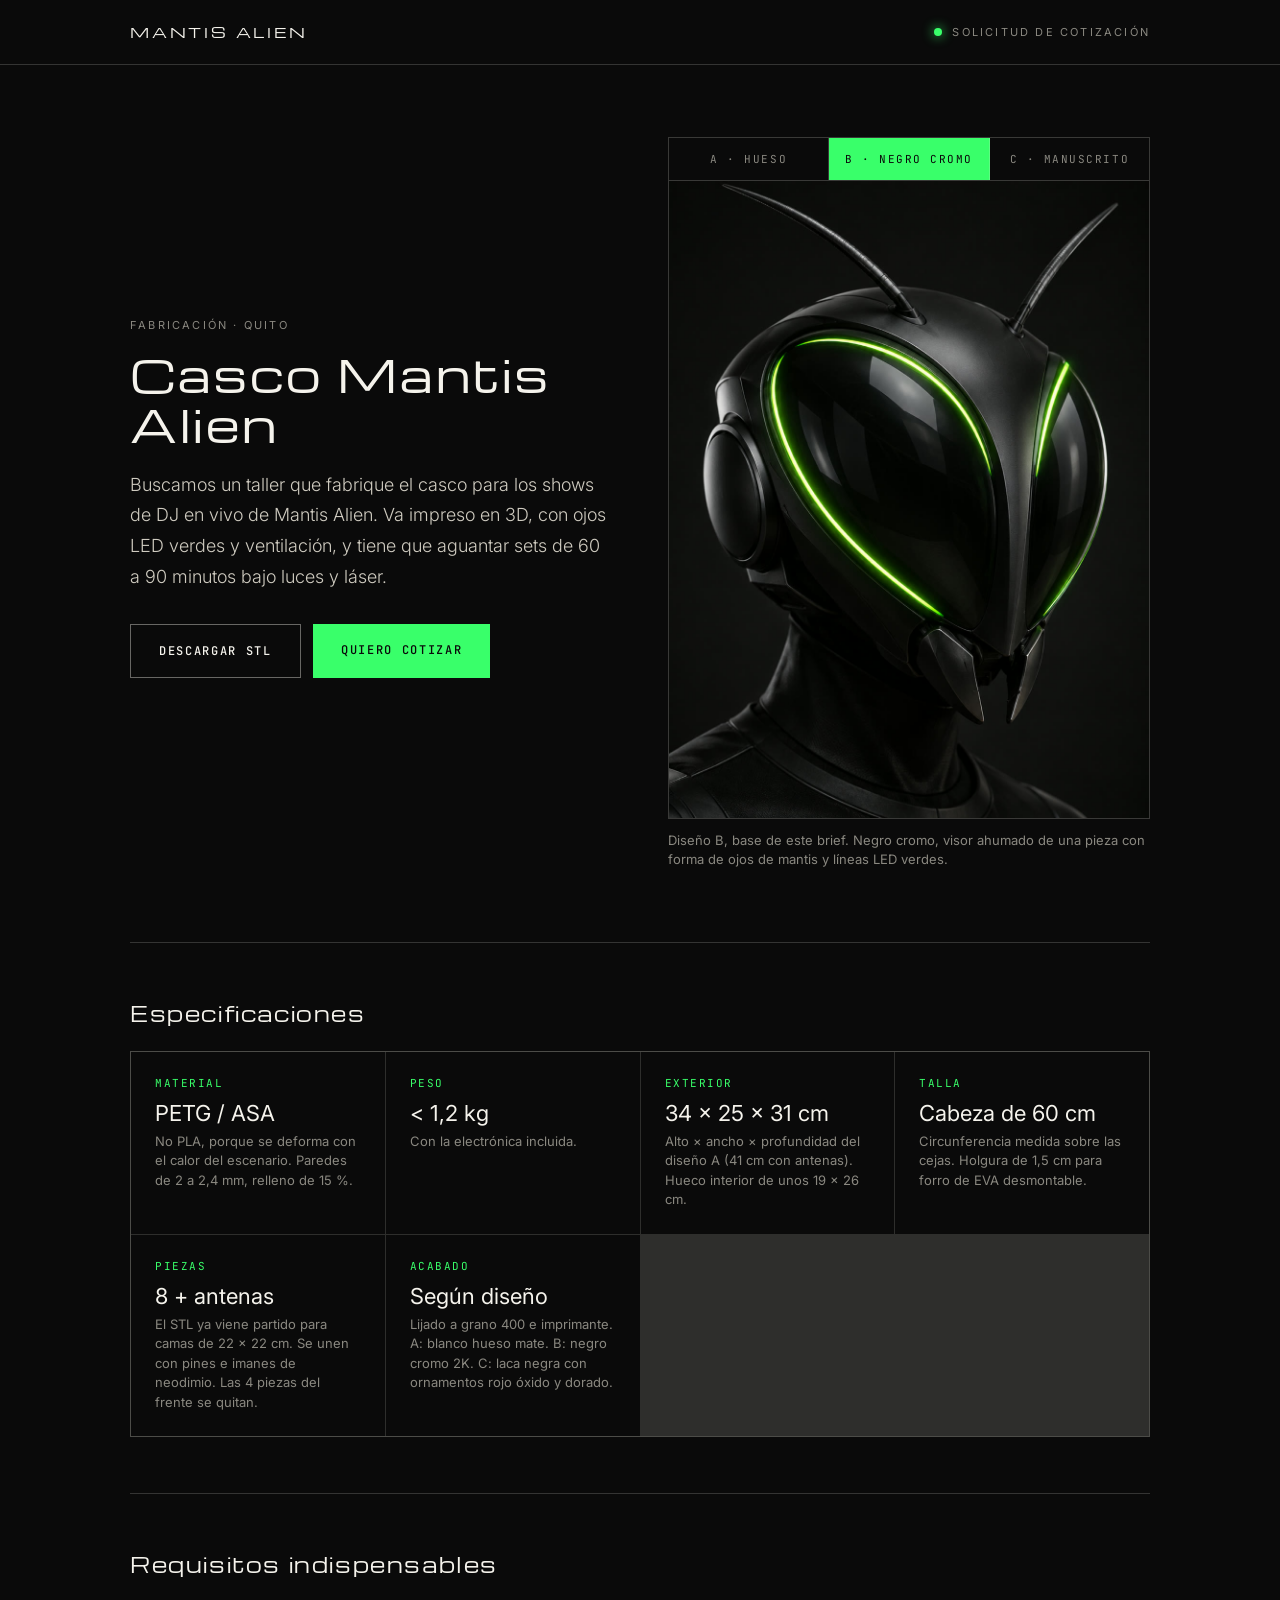
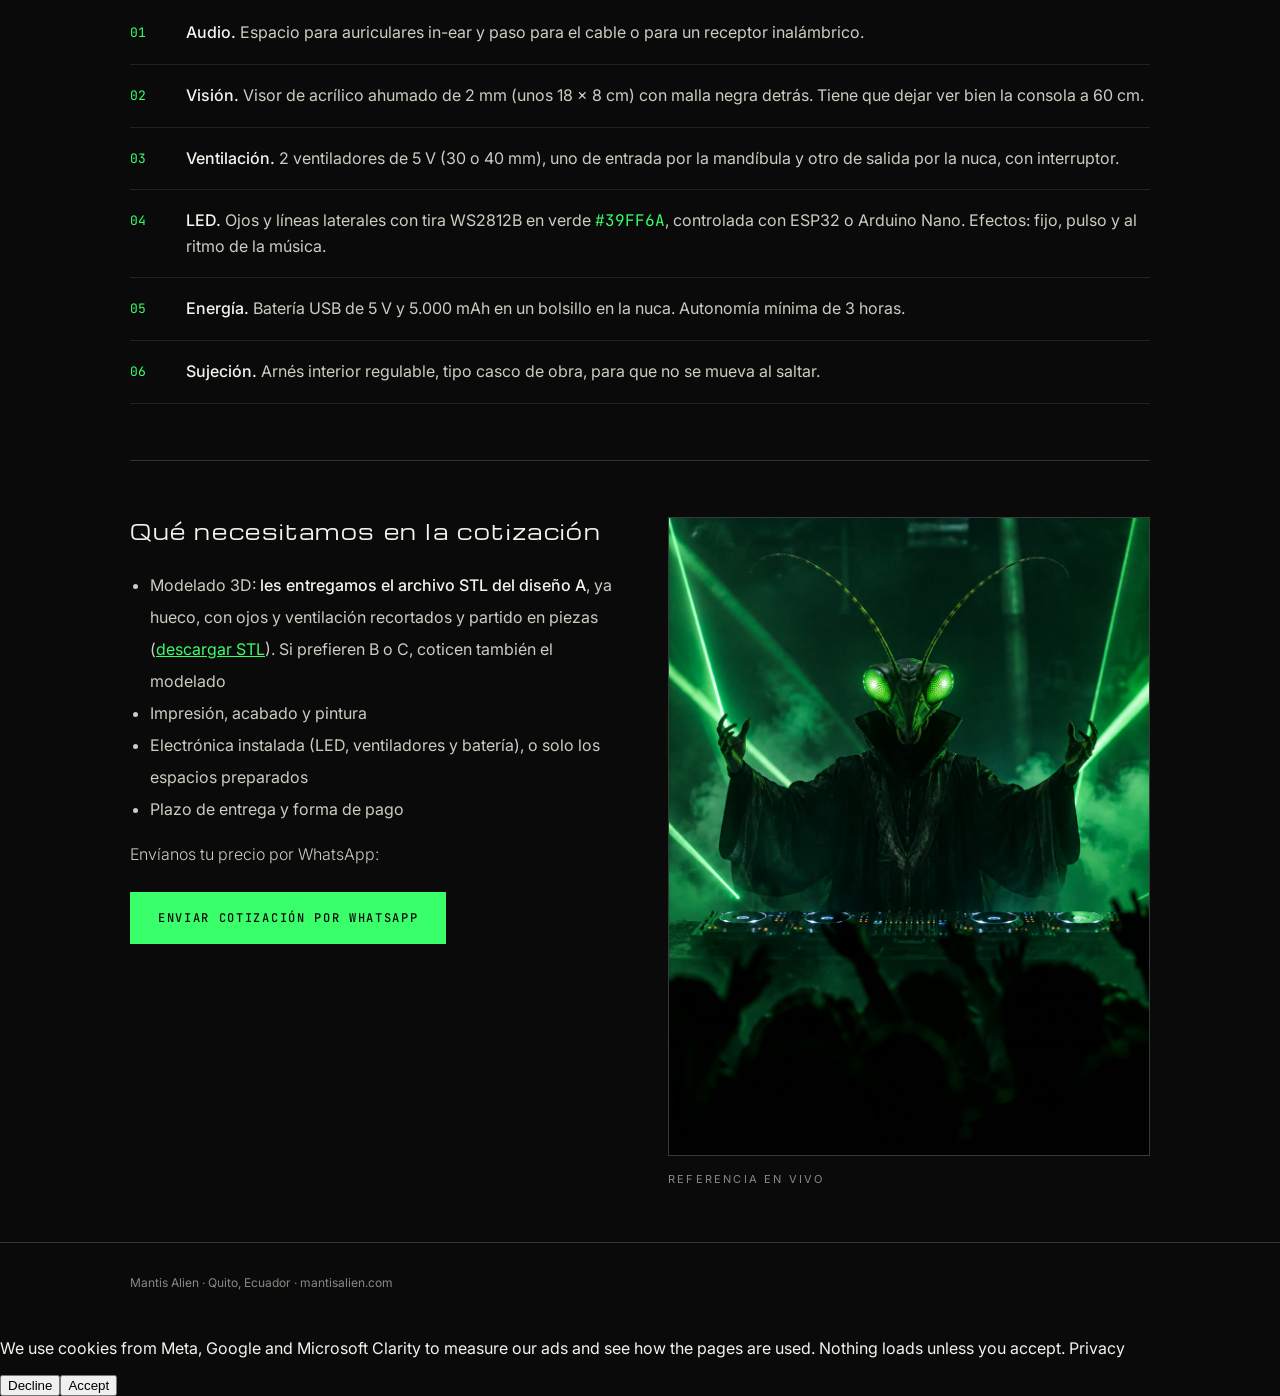
<file: casco.html>
<!doctype html>
<html lang="es">
<head>
<meta charset="utf-8">
<meta name="viewport" content="width=device-width, initial-scale=1">
<title>Casco Mantis Alien — Solicitud de cotización</title>
<meta name="robots" content="noindex, nofollow">
<meta name="description" content="Brief de fabricación del casco Mantis Alien para shows de DJ en vivo. Solicitud de cotización.">
<meta property="og:title" content="Casco Mantis Alien — Solicitud de cotización">
<meta property="og:description" content="Casco impreso en 3D con LED y ventilación para shows de DJ. ¿Nos cotizas?">
<meta property="og:image" content="https://mantisalien.com/assets/casco/casco-b.jpg">
<meta property="og:url" content="https://mantisalien.com/casco.html">
<meta name="twitter:card" content="summary_large_image">
<meta name="theme-color" content="#0A0A0A">
<link rel="icon" href="assets/favicon.svg" type="image/svg+xml">
<link rel="preconnect" href="https://fonts.googleapis.com">
<link rel="preconnect" href="https://fonts.gstatic.com" crossorigin>
<link href="https://fonts.googleapis.com/css2?family=Michroma&family=Inter:wght@300;400;500;600&family=JetBrains+Mono:wght@400;500&display=swap" rel="stylesheet">
<style>
  body{margin:0;background:#0A0A0A;color:#F5F3EC;font-family:'Inter',sans-serif}
  *{box-sizing:border-box} a{color:inherit;text-decoration:none}
  .disp{font-family:'Michroma',sans-serif}.mono{font-family:'JetBrains Mono',monospace}
  .wrap{max-width:1100px;margin:0 auto;padding:0 40px}
  .bar{border-bottom:1px solid rgba(245,243,236,.18)}
  .bar .wrap{display:flex;justify-content:space-between;align-items:center;padding-top:22px;padding-bottom:22px}
  .lbl{font-size:11px;letter-spacing:.2em;text-transform:uppercase;color:#8A8880}
  .dot{width:8px;height:8px;border-radius:50%;background:#39FF6A;display:inline-block;margin-right:10px;box-shadow:0 0 12px #39FF6A}
  .hero{display:grid;grid-template-columns:1fr 1fr;gap:56px;align-items:center;padding:72px 0}
  .hero img,.panel img{width:100%;display:block;border:1px solid rgba(245,243,236,.2)}
  h1{margin:16px 0 20px;font-size:44px;line-height:1.15;font-weight:400;letter-spacing:.05em}
  h2{font-size:20px;font-weight:400;letter-spacing:.08em;margin:0 0 24px}
  p.lead{font-size:18px;line-height:1.7;font-weight:300;color:#CFCBC0}
  .btn{display:inline-block;background:#39FF6A;color:#0A0A0A;padding:18px 28px;font-family:'JetBrains Mono',monospace;font-size:12px;letter-spacing:.14em;text-transform:uppercase;font-weight:500}
  .btn:hover{background:#F5F3EC}
  .btn.ghost{background:transparent;color:#F5F3EC;border:1px solid rgba(245,243,236,.4)}
  .btn.ghost:hover{background:#F5F3EC;color:#0A0A0A}
  section{border-top:1px solid rgba(245,243,236,.18);padding:56px 0}
  .specs{display:grid;grid-template-columns:repeat(auto-fill,minmax(230px,1fr));gap:1px;background:rgba(245,243,236,.15);border:1px solid rgba(245,243,236,.15)}
  .spec{background:#0A0A0A;padding:24px}
  .spec .k{font-family:'JetBrains Mono',monospace;font-size:11px;letter-spacing:.14em;text-transform:uppercase;color:#39FF6A}
  .spec .v{font-size:22px;margin:10px 0 6px}
  .spec .n{font-size:13px;color:#8A8880;line-height:1.5}
  ol.req{list-style:none;padding:0;margin:0;counter-reset:r}
  ol.req li{counter-increment:r;display:grid;grid-template-columns:56px 1fr;padding:18px 0;border-bottom:1px solid rgba(245,243,236,.1);font-size:16px;line-height:1.6;color:#CFCBC0}
  ol.req li::before{content:"0" counter(r);font-family:'JetBrains Mono',monospace;color:#39FF6A;font-size:13px;padding-top:3px}
  ol.req b{color:#F5F3EC;font-weight:500}
  .two{display:grid;grid-template-columns:1fr 1fr;gap:56px;align-items:start}
  .two img{width:100%;border:1px solid rgba(245,243,236,.2)}
  ul.q{padding-left:20px;line-height:2;color:#CFCBC0;font-size:16px}
  footer{border-top:1px solid rgba(245,243,236,.18);padding:32px 0;color:#8A8880;font-size:12px}
  .tabs{display:flex;gap:0;border:1px solid rgba(245,243,236,.2);border-bottom:0}
  .tabs button{flex:1;background:transparent;color:#8A8880;border:0;border-right:1px solid rgba(245,243,236,.2);padding:14px 8px;font-family:'JetBrains Mono',monospace;font-size:11px;letter-spacing:.14em;text-transform:uppercase;cursor:pointer}
  .tabs button:last-child{border-right:0}
  .tabs button[aria-selected="true"]{color:#0A0A0A;background:#39FF6A}
  .tabs button:hover:not([aria-selected="true"]){color:#F5F3EC}
  .tabs button:focus-visible{outline:2px solid #39FF6A;outline-offset:-2px}
  .panel[hidden]{display:none}
  .panel p{margin:12px 0 0;font-size:13px;line-height:1.5;color:#8A8880}
  @media (max-width:820px){
    .wrap{padding:0 16px}.hero,.two{grid-template-columns:1fr;gap:32px}.hero{padding:40px 0}
    h1{font-size:30px}
  }
</style>
</head>
<body>
<div class="bar"><div class="wrap">
  <a href="https://mantisalien.com" class="disp" style="letter-spacing:.2em;font-size:14px">MANTIS ALIEN</a>
  <span class="lbl"><span class="dot"></span>Solicitud de cotización</span>
</div></div>

<main class="wrap">
  <div class="hero">
    <div>
      <span class="lbl">Fabricación · Quito</span>
      <h1 class="disp">Casco Mantis Alien</h1>
      <p class="lead">Buscamos un taller que fabrique el casco para los shows de DJ en vivo de Mantis Alien. Va impreso en 3D, con ojos LED verdes y ventilación, y tiene que aguantar sets de 60 a 90 minutos bajo luces y láser.</p>
      <p style="margin-top:32px;display:flex;gap:12px;flex-wrap:wrap"><a class="btn ghost" href="https://drive.google.com/drive/folders/1nMl7mYoCjK2tu2e_zL85dzvRtPP9DpIr" target="_blank" rel="noopener">Descargar STL</a><a class="btn" href="https://wa.me/593981872561?text=Hola%2C%20vi%20el%20brief%20del%20casco%20Mantis%20Alien%20y%20quiero%20cotizar." target="_blank" rel="noopener">Quiero cotizar</a></p>
    </div>
    <div class="designs">
      <div class="tabs" role="tablist" aria-label="Diseños del casco">
        <button type="button" role="tab" id="t-a" aria-controls="p-a" aria-selected="false" tabindex="-1">A · Hueso</button>
        <button type="button" role="tab" id="t-b" aria-controls="p-b" aria-selected="true">B · Negro cromo</button>
        <button type="button" role="tab" id="t-c" aria-controls="p-c" aria-selected="false" tabindex="-1">C · Manuscrito</button>
      </div>
      <div class="panel" role="tabpanel" id="p-a" aria-labelledby="t-a" hidden>
        <img src="assets/casco/casco-a.jpg" alt="Diseño A del casco Mantis Alien: carcasa blanco hueso con líneas grabadas y ojos negros con LED verde" loading="lazy">
        <p>Diseño A. Carcasa blanco hueso mate con líneas grabadas, ojos negros brillantes con LED verde por dentro y antenas delgadas.</p>
      </div>
      <div class="panel" role="tabpanel" id="p-b" aria-labelledby="t-b">
        <img src="assets/casco/casco-b.jpg" alt="Diseño B del casco Mantis Alien: negro cromo con ojos LED verdes">
        <p>Diseño B, base de este brief. Negro cromo, visor ahumado de una pieza con forma de ojos de mantis y líneas LED verdes.</p>
      </div>
      <div class="panel" role="tabpanel" id="p-c" aria-labelledby="t-c" hidden>
        <img src="assets/casco/casco-c.jpg" alt="Diseño C del casco Mantis Alien: laca negra con ornamentos rojo óxido y dorado y ojos dorados" loading="lazy">
        <p>Diseño C. Laca negra con ornamentos grabados en rojo óxido y dorado, ojos dorados reflectivos y mandala en la frente.</p>
      </div>
    </div>
  </div>

  <section>
    <h2 class="disp">Especificaciones</h2>
    <div class="specs">
      <div class="spec"><div class="k">Material</div><div class="v">PETG / ASA</div><div class="n">No PLA, porque se deforma con el calor del escenario. Paredes de 2 a 2,4 mm, relleno de 15 %.</div></div>
      <div class="spec"><div class="k">Peso</div><div class="v">&lt; 1,2 kg</div><div class="n">Con la electrónica incluida.</div></div>
      <div class="spec"><div class="k">Exterior</div><div class="v">34 × 25 × 31 cm</div><div class="n">Alto × ancho × profundidad del diseño A (41 cm con antenas). Hueco interior de unos 19 × 26 cm.</div></div>
      <div class="spec"><div class="k">Talla</div><div class="v">Cabeza de 60 cm</div><div class="n">Circunferencia medida sobre las cejas. Holgura de 1,5 cm para forro de EVA desmontable.</div></div>
      <div class="spec"><div class="k">Piezas</div><div class="v">8 + antenas</div><div class="n">El STL ya viene partido para camas de 22 × 22 cm. Se unen con pines e imanes de neodimio. Las 4 piezas del frente se quitan.</div></div>
      <div class="spec"><div class="k">Acabado</div><div class="v">Según diseño</div><div class="n">Lijado a grano 400 e imprimante. A: blanco hueso mate. B: negro cromo 2K. C: laca negra con ornamentos rojo óxido y dorado.</div></div>
    </div>
  </section>

  <section>
    <h2 class="disp">Requisitos indispensables</h2>
    <ol class="req">
      <li><span><b>Audio.</b> Espacio para auriculares in-ear y paso para el cable o para un receptor inalámbrico.</span></li>
      <li><span><b>Visión.</b> Visor de acrílico ahumado de 2 mm (unos 18 × 8 cm) con malla negra detrás. Tiene que dejar ver bien la consola a 60 cm.</span></li>
      <li><span><b>Ventilación.</b> 2 ventiladores de 5 V (30 o 40 mm), uno de entrada por la mandíbula y otro de salida por la nuca, con interruptor.</span></li>
      <li><span><b>LED.</b> Ojos y líneas laterales con tira WS2812B en verde <span class="mono" style="color:#39FF6A">#39FF6A</span>, controlada con ESP32 o Arduino Nano. Efectos: fijo, pulso y al ritmo de la música.</span></li>
      <li><span><b>Energía.</b> Batería USB de 5 V y 5.000 mAh en un bolsillo en la nuca. Autonomía mínima de 3 horas.</span></li>
      <li><span><b>Sujeción.</b> Arnés interior regulable, tipo casco de obra, para que no se mueva al saltar.</span></li>
    </ol>
  </section>

  <section id="cotizar">
    <div class="two">
      <div>
        <h2 class="disp">Qué necesitamos en la cotización</h2>
        <ul class="q">
          <li>Modelado 3D: <b style="color:#F5F3EC;font-weight:500">les entregamos el archivo STL del diseño A</b>, ya hueco, con ojos y ventilación recortados y partido en piezas (<a href="https://drive.google.com/drive/folders/1nMl7mYoCjK2tu2e_zL85dzvRtPP9DpIr" target="_blank" rel="noopener" style="color:#39FF6A;text-decoration:underline">descargar STL</a>). Si prefieren B o C, coticen también el modelado</li>
          <li>Impresión, acabado y pintura</li>
          <li>Electrónica instalada (LED, ventiladores y batería), o solo los espacios preparados</li>
          <li>Plazo de entrega y forma de pago</li>
        </ul>
        <p class="lead" style="font-size:16px">Envíanos tu precio por WhatsApp:</p>
        <p style="margin-top:24px"><a class="btn" href="https://wa.me/593981872561?text=Hola%2C%20vi%20el%20brief%20del%20casco%20Mantis%20Alien%20y%20quiero%20cotizar." target="_blank" rel="noopener">Enviar cotización por WhatsApp</a></p>
      </div>
      <figure style="margin:0">
        <img src="assets/casco/casco-vivo.jpg" alt="Referencia de cómo se ve el casco en un show en vivo">
        <figcaption class="lbl" style="margin-top:12px">Referencia en vivo</figcaption>
      </figure>
    </div>
  </section>
</main>

<footer><div class="wrap">Mantis Alien · Quito, Ecuador · mantisalien.com</div></footer>
<script>
(function(){
  var tabs=[].slice.call(document.querySelectorAll('.tabs [role="tab"]'));
  function show(t){
    tabs.forEach(function(x){var on=x===t;x.setAttribute('aria-selected',on);x.tabIndex=on?0:-1;document.getElementById(x.getAttribute('aria-controls')).hidden=!on;});
  }
  tabs.forEach(function(t,i){
    t.addEventListener('click',function(){show(t)});
    t.addEventListener('keydown',function(e){var d=e.key==='ArrowRight'?1:e.key==='ArrowLeft'?-1:0;if(!d)return;var n=tabs[(i+d+tabs.length)%tabs.length];show(n);n.focus();e.preventDefault();});
  });
})();
</script>
<script src="assets/tracking.js" defer></script>
</body>
</html>
</file>
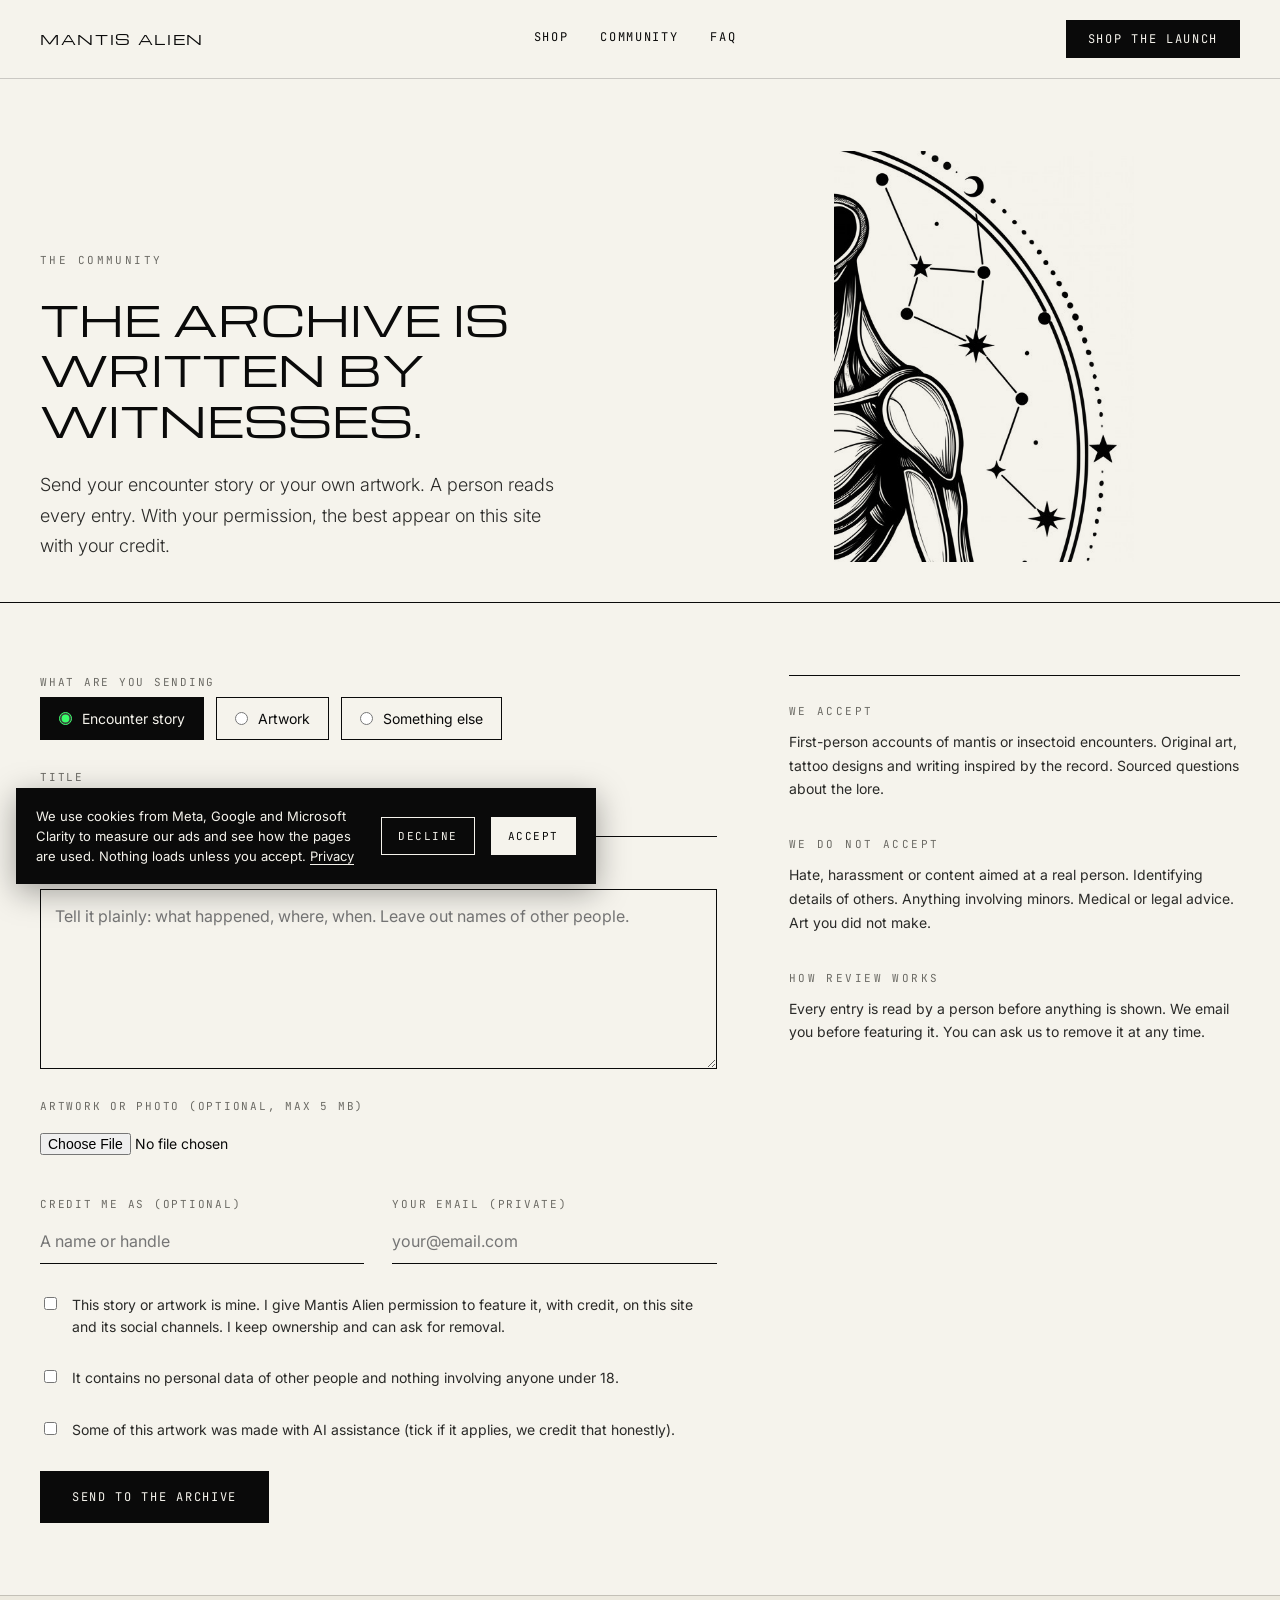
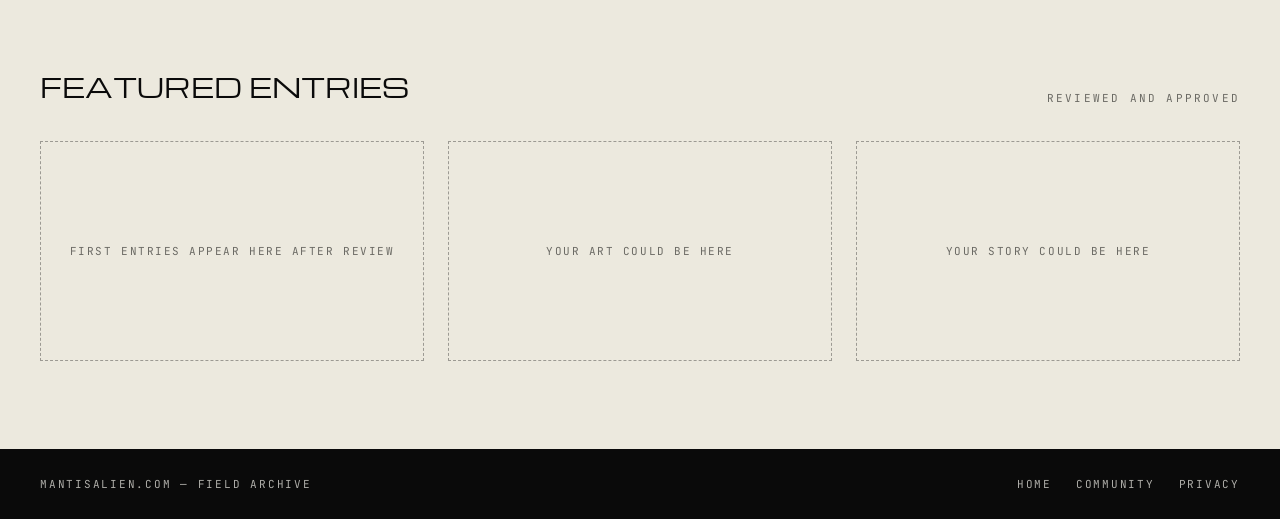
<file: community.html>
<!doctype html>
<html lang="en">
<head>
<meta charset="utf-8">
<meta name="viewport" content="width=device-width, initial-scale=1">
<title>Send your story or art — Mantis Alien community</title>
<meta name="description" content="Submit your encounter story or your own artwork to the Mantis Alien archive. Every entry is read by a person; nothing is shown without your permission.">

<link rel="canonical" href="https://mantisalien.com/community.html">
<meta property="og:type" content="website">
<meta property="og:site_name" content="Mantis Alien">
<meta property="og:title" content="Send your story or art — Mantis Alien community">
<meta property="og:description" content="Submit your encounter story or your own artwork to the Mantis Alien archive. Every entry is read by a person; nothing is shown without your permission.">
<meta property="og:url" content="https://mantisalien.com/community.html">
<meta property="og:image" content="https://mantisalien.com/assets/og.jpg">
<meta name="twitter:card" content="summary_large_image">
<meta name="theme-color" content="#F5F3EC">
<link rel="icon" href="assets/favicon.svg" type="image/svg+xml">
<!-- Meta domain verification: paste the tag from Business Settings > Brand safety > Domains here, e.g.
<meta name="facebook-domain-verification" content="YOUR_CODE"> -->
<link rel="preconnect" href="https://fonts.googleapis.com">
<link rel="preconnect" href="https://fonts.gstatic.com" crossorigin>
<link href="https://fonts.googleapis.com/css2?family=Michroma&family=Inter:wght@300;400;500;600&family=JetBrains+Mono:wght@400;500&display=swap" rel="stylesheet">
<style>
  body { margin: 0; background: #F5F3EC; color: #0A0A0A; font-family: 'Inter', sans-serif; }
  * { box-sizing: border-box; }
  a { color: inherit; text-decoration: none; }
  .disp { font-family: 'Michroma', sans-serif; }
  .mono { font-family: 'JetBrains Mono', monospace; }
  .buy { display: inline-block; text-align: center; background: #0A0A0A; color: #F5F3EC; padding: 18px 32px; font-family: 'JetBrains Mono', monospace; font-size: 12px; letter-spacing: 0.14em; text-transform: uppercase; transition: background 0.2s; border: none; cursor: pointer; }
  .buy:hover { background: #39FF6A; color: #0A0A0A; }
  .nav a { font-family: 'JetBrains Mono', monospace; font-size: 12px; letter-spacing: 0.14em; text-transform: uppercase; padding-bottom: 3px; border-bottom: 1px solid transparent; }
  .nav a:hover { border-bottom-color: #0A0A0A; }
  .linkline { border-bottom: 1px solid #0A0A0A; padding-bottom: 3px; }
</style>
<link rel="stylesheet" href="assets/site.css">

</head>
<body>

<div style="width: 100%; display: flex; justify-content: center; border-bottom: 1px solid rgba(10,10,10,0.18);">
  <div class="topbar" style="width: 100%; max-width: 1280px; padding: 20px 40px; display: flex; align-items: center; justify-content: space-between;">
    <a href="index.html" class="disp" style="font-size: 14px; letter-spacing: 0.12em;">MANTIS ALIEN</a>
    <div class="nav" style="display: flex; gap: 32px;"><a href="index.html#shop">Shop</a><a href="community.html">Community</a><a href="index.html#faq">FAQ</a></div>
    <a href="index.html#shop" class="buy" style="padding: 11px 22px;">Shop the launch</a>
  </div>
</div>
<div style="width: 100%; display: flex; justify-content: center;">
  <div style="width: 100%; max-width: 1280px; padding: 72px 40px 40px; display: grid; grid-template-columns: minmax(0,1.1fr) minmax(0,0.9fr); gap: 64px; align-items: end;">
    <div style="display: flex; flex-direction: column; gap: 26px;">
      <div class="mono" style="font-size: 11px; letter-spacing: 0.22em; text-transform: uppercase; color: #6B6A64;">The community</div>
      <h1 class="disp" style="margin: 0; font-size: 42px; line-height: 1.2; font-weight: 400;">THE ARCHIVE IS WRITTEN BY WITNESSES.</h1>
      <p style="margin: 0; max-width: 520px; font-size: 18px; line-height: 1.7; font-weight: 300; color: #2A2A28;">Send your encounter story or your own artwork. A person reads every entry. With your permission, the best appear on this site with your credit.</p>
    </div>
    <div style="display: flex; justify-content: center;"><img src="assets/stars.jpg" alt="A constellation of stars linked by fine lines" style="width: 100%; max-width: 300px; height: auto; mix-blend-mode: multiply;"></div>
  </div>
</div>

<div style="width: 100%; display: flex; justify-content: center; border-top: 1px solid #0A0A0A;">
  <div style="width: 100%; max-width: 1280px; padding: 72px 40px; display: grid; grid-template-columns: minmax(0,1.2fr) minmax(0,0.8fr); gap: 72px; align-items: start;">

    <div>
      <div id="sentNotice" style="display: none; border: 1px solid #0A0A0A; padding: 36px;">
        <div class="mono" style="font-size: 11px; letter-spacing: 0.22em; text-transform: uppercase; color: #6B6A64; margin-bottom: 14px;">Received</div>
        <div class="disp" style="font-size: 24px; line-height: 1.3; margin-bottom: 14px;">YOUR ENTRY IS IN THE ARCHIVE.</div>
        <p style="margin: 0; font-size: 16px; line-height: 1.7; color: #2A2A28;">A person will read it. If we want to feature it, we will email you first and only publish with your yes.</p>
        <p style="margin: 22px 0 0;"><a href="index.html" class="linkline mono" style="font-size: 12px; letter-spacing: 0.14em; text-transform: uppercase;">Back to the archive</a></p>
      </div>

      <div id="communityFormWrap">
        <form id="communityForm" style="display: flex; flex-direction: column; gap: 30px;">
          <div class="field">
            <span class="lbl">What are you sending</span>
            <div class="radios">
              <label class="opt"><input type="radio" name="kind" value="Encounter story" checked> Encounter story</label>
              <label class="opt"><input type="radio" name="kind" value="Artwork"> Artwork</label>
              <label class="opt"><input type="radio" name="kind" value="Other"> Something else</label>
            </div>
          </div>
          <div class="field"><label for="c-title">Title</label><input id="c-title" type="text" name="title" required maxlength="120" placeholder="A short title"></div>
          <div class="field"><label for="c-story">Your story, or a note about your art</label><textarea id="c-story" name="story" required maxlength="4000" placeholder="Tell it plainly: what happened, where, when. Leave out names of other people."></textarea></div>
          <div class="field"><label for="c-file">Artwork or photo (optional, max 5 MB)</label><input id="c-file" type="file" name="attachment" accept="image/png,image/jpeg,image/webp"></div>
          <div style="display: grid; grid-template-columns: minmax(0,1fr) minmax(0,1fr); gap: 28px;" class="keep">
            <div class="field"><label for="c-credit">Credit me as (optional)</label><input id="c-credit" type="text" name="credit_as" maxlength="60" placeholder="A name or handle"></div>
            <div class="field"><label for="c-email">Your email (private)</label><input id="c-email" type="email" name="email" required autocomplete="email" placeholder="your@email.com"></div>
          </div>
          <label class="check"><input type="checkbox" name="rights" value="yes" required> <span>This story or artwork is mine. I give Mantis Alien permission to feature it, with credit, on this site and its social channels. I keep ownership and can ask for removal.</span></label>
          <label class="check"><input type="checkbox" name="safe" value="yes" required> <span>It contains no personal data of other people and nothing involving anyone under 18.</span></label>
          <label class="check"><input type="checkbox" name="ai_assisted" value="yes"> <span>Some of this artwork was made with AI assistance (tick if it applies, we credit that honestly).</span></label>
          <div style="display: flex; align-items: center; gap: 24px; flex-wrap: wrap;">
            <button type="submit" class="buy">Send to the archive</button>
            <div class="form-msg" id="communityMsg" role="status" aria-live="polite"></div>
          </div>
        </form>
      </div>
    </div>

    <div style="display: flex; flex-direction: column; gap: 36px; border-top: 1px solid #0A0A0A; padding-top: 28px;">
      <div>
        <div class="mono" style="font-size: 11px; letter-spacing: 0.22em; text-transform: uppercase; color: #6B6A64; margin-bottom: 12px;">We accept</div>
        <div style="font-size: 14px; line-height: 1.7; color: #2A2A28;">First-person accounts of mantis or insectoid encounters. Original art, tattoo designs and writing inspired by the record. Sourced questions about the lore.</div>
      </div>
      <div>
        <div class="mono" style="font-size: 11px; letter-spacing: 0.22em; text-transform: uppercase; color: #6B6A64; margin-bottom: 12px;">We do not accept</div>
        <div style="font-size: 14px; line-height: 1.7; color: #2A2A28;">Hate, harassment or content aimed at a real person. Identifying details of others. Anything involving minors. Medical or legal advice. Art you did not make.</div>
      </div>
      <div>
        <div class="mono" style="font-size: 11px; letter-spacing: 0.22em; text-transform: uppercase; color: #6B6A64; margin-bottom: 12px;">How review works</div>
        <div style="font-size: 14px; line-height: 1.7; color: #2A2A28;">Every entry is read by a person before anything is shown. We email you before featuring it. You can ask us to remove it at any time.</div>
      </div>
    </div>
  </div>
</div>

<div style="width: 100%; display: flex; justify-content: center; border-top: 1px solid rgba(10,10,10,0.18); background: #ECE9DE;">
  <div style="width: 100%; max-width: 1280px; padding: 72px 40px 88px; display: flex; flex-direction: column; gap: 36px;">
    <div style="display: flex; justify-content: space-between; align-items: flex-end;">
      <h2 class="disp" style="margin: 0; font-size: 26px; font-weight: 400;">FEATURED ENTRIES</h2>
      <div class="mono" style="font-size: 11px; letter-spacing: 0.2em; text-transform: uppercase; color: #6B6A64;">Reviewed and approved</div>
    </div>
    <div class="keep" style="display: grid; grid-template-columns: repeat(3, minmax(0,1fr)); gap: 24px;">
      <div class="wall-card">First entries appear here after review</div>
      <div class="wall-card">Your art could be here</div>
      <div class="wall-card">Your story could be here</div>
    </div>
  </div>
</div>
<div style="width: 100%; background: #0A0A0A; color: #F5F3EC; display: flex; justify-content: center;">
  <div style="width: 100%; max-width: 1280px; padding: 28px 40px; display: flex; justify-content: space-between; align-items: center; gap: 16px;">
    <span class="mono" style="font-size: 11px; letter-spacing: 0.16em; text-transform: uppercase; color: rgba(245,243,236,0.7);">mantisalien.com — Field Archive</span>
    <span class="mono" style="font-size: 11px; letter-spacing: 0.16em; text-transform: uppercase; color: rgba(245,243,236,0.7); display: flex; gap: 24px;"><a href="index.html">Home</a><a href="community.html">Community</a><a href="privacy.html">Privacy</a></span>
  </div>
</div>

<script src="assets/tracking.js" defer></script>
<script src="assets/forms.js" defer></script>
</body>
</html>
</file>
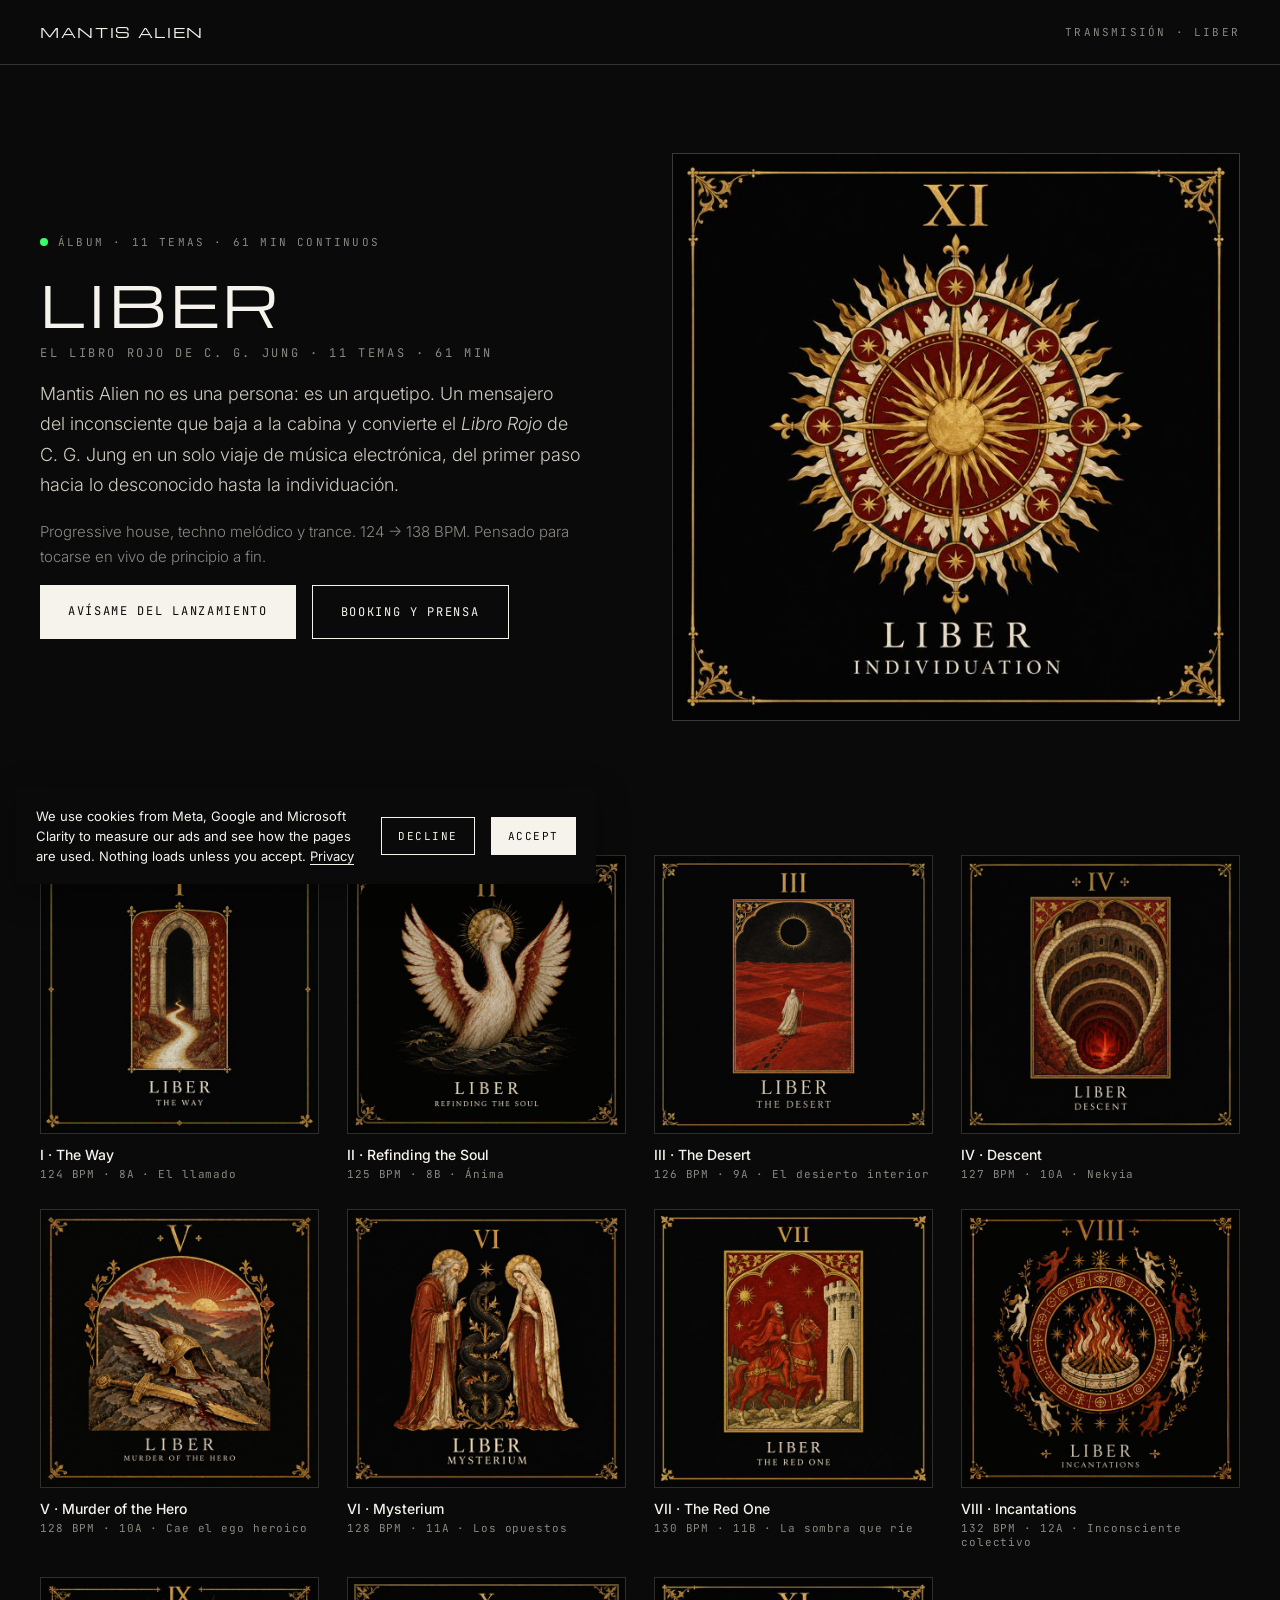
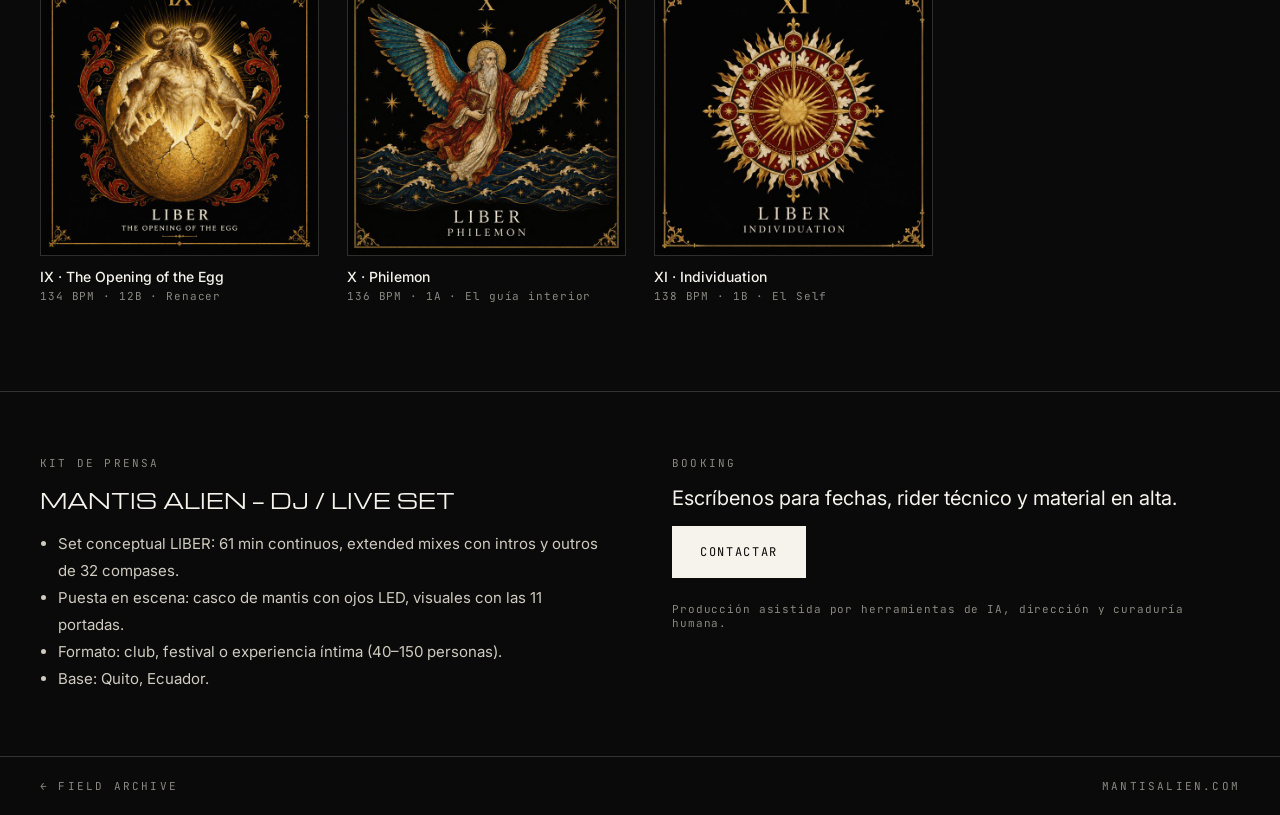
<file: liber.html>
<!doctype html>
<html lang="es">
<head>
<meta charset="utf-8">
<meta name="viewport" content="width=device-width, initial-scale=1">
<title>LIBER — Mantis Alien</title>
<meta name="description" content="LIBER: álbum conceptual de Mantis Alien. 11 temas, un viaje continuo de 61 minutos basado en el Libro Rojo de C. G. Jung.">
<link rel="canonical" href="https://mantisalien.com/liber.html">
<meta property="og:type" content="music.album">
<meta property="og:site_name" content="Mantis Alien">
<meta property="og:title" content="LIBER — Mantis Alien">
<meta property="og:description" content="11 temas, un viaje continuo basado en el Libro Rojo de C. G. Jung.">
<meta property="og:url" content="https://mantisalien.com/liber.html">
<meta property="og:image" content="https://mantisalien.com/assets/liber/11.jpg">
<meta name="twitter:card" content="summary_large_image">
<meta name="theme-color" content="#0A0A0A">
<link rel="icon" href="assets/favicon.svg" type="image/svg+xml">
<link rel="preconnect" href="https://fonts.googleapis.com">
<link rel="preconnect" href="https://fonts.gstatic.com" crossorigin>
<link href="https://fonts.googleapis.com/css2?family=Michroma&family=Inter:wght@300;400;500;600&family=JetBrains+Mono:wght@400;500&display=swap" rel="stylesheet">
<link rel="stylesheet" href="assets/site.css">
<style>
  body{margin:0;background:#0A0A0A;color:#F5F3EC;font-family:'Inter',sans-serif}
  *{box-sizing:border-box} a{color:inherit;text-decoration:none}
  .disp{font-family:'Michroma',sans-serif}.mono{font-family:'JetBrains Mono',monospace}
  .wrap{width:100%;max-width:1280px;margin:0 auto;padding:0 40px}
  .bar{border-bottom:1px solid rgba(245,243,236,.18)}
  .bar .wrap{display:flex;justify-content:space-between;align-items:center;padding-top:22px;padding-bottom:22px}
  .lbl{font-size:11px;letter-spacing:.2em;text-transform:uppercase;color:#8A8880}
  .hero{display:grid;grid-template-columns:minmax(0,1fr) minmax(0,1fr);gap:64px;align-items:center;padding:88px 40px}
  .hero img{width:100%;border:1px solid rgba(245,243,236,.2)}
  h1{margin:0;font-size:56px;line-height:1.1;font-weight:400;letter-spacing:.06em}
  p.lead{font-size:18px;line-height:1.7;font-weight:300;color:#CFCBC0;max-width:540px}
  .dot{width:8px;height:8px;border-radius:50%;background:#39FF6A;display:inline-block;margin-right:10px}
  .grid{display:grid;grid-template-columns:repeat(auto-fill,minmax(220px,1fr));gap:28px;padding:24px 40px 88px}
  .card img{width:100%;display:block;border:1px solid rgba(245,243,236,.15)}
  .card .t{font-size:14px;font-weight:500;margin-top:12px}.card .m{font-size:11px;color:#8A8880;margin-top:4px;letter-spacing:.08em}
  .btn{display:inline-block;background:#F5F3EC;color:#0A0A0A;padding:18px 28px;font-family:'JetBrains Mono',monospace;font-size:12px;letter-spacing:.14em;text-transform:uppercase}
  .btn:hover{background:#39FF6A}
  .press{border-top:1px solid rgba(245,243,236,.18);padding:64px 40px;display:grid;grid-template-columns:minmax(0,1fr) minmax(0,1fr);gap:64px}
  .press h2{margin:0 0 16px;font-size:20px;font-weight:400}
  .press li{font-size:15px;line-height:1.8;color:#CFCBC0}
  @media(max-width:820px){.hero,.press{grid-template-columns:1fr;padding:48px 20px;gap:32px}.wrap{padding:0 20px}.grid{padding:24px 20px 56px}h1{font-size:38px}}
</style>
</head>
<body>
<div class="bar"><div class="wrap"><a href="index.html" class="disp" style="font-size:14px;letter-spacing:.12em">MANTIS ALIEN</a><span class="mono lbl">Transmisión · LIBER</span></div></div>

<section class="wrap hero">
  <div>
    <div class="mono lbl"><span class="dot"></span>Álbum · 11 temas · 61 min continuos</div>
    <h1 class="disp" style="margin-top:24px">LIBER</h1>
    <p class="mono" style="margin:10px 0 0;font-size:12px;letter-spacing:.22em;text-transform:uppercase;color:#8A8880">El Libro Rojo de C. G. Jung · 11 temas · 61 min</p>
    <p class="lead">Mantis Alien no es una persona: es un arquetipo. Un mensajero del inconsciente que baja a la cabina y convierte el <em>Libro Rojo</em> de C. G. Jung en un solo viaje de música electrónica, del primer paso hacia lo desconocido hasta la individuación.</p>
    <p class="lead" style="font-size:15px;color:#8A8880">Progressive house, techno melódico y trance. 124 → 138 BPM. Pensado para tocarse en vivo de principio a fin.</p>
    <div style="display:flex;gap:16px;flex-wrap:wrap;margin-top:12px">
      <a class="btn" href="waitlist.html?interest=liber">Avísame del lanzamiento</a>
      <a class="btn" style="background:transparent;color:#F5F3EC;border:1px solid #F5F3EC" href="#prensa">Booking y prensa</a>
    </div>
  </div>
  <img src="assets/liber/11.jpg" alt="Portada de LIBER: mandala dorado">
</section>

<div class="wrap"><div class="mono lbl" style="padding-top:8px">Tracklist</div></div>
<section class="grid">
  <div class="card"><img src="assets/liber/01.jpg" alt="I The Way" loading="lazy"><div class="t">I · The Way</div><div class="m mono">124 BPM · 8A · El llamado</div></div>
  <div class="card"><img src="assets/liber/02.jpg" alt="II Refinding the Soul" loading="lazy"><div class="t">II · Refinding the Soul</div><div class="m mono">125 BPM · 8B · Ánima</div></div>
  <div class="card"><img src="assets/liber/03.jpg" alt="III The Desert" loading="lazy"><div class="t">III · The Desert</div><div class="m mono">126 BPM · 9A · El desierto interior</div></div>
  <div class="card"><img src="assets/liber/04.jpg" alt="IV Descent" loading="lazy"><div class="t">IV · Descent</div><div class="m mono">127 BPM · 10A · Nekyia</div></div>
  <div class="card"><img src="assets/liber/05.jpg" alt="V Murder of the Hero" loading="lazy"><div class="t">V · Murder of the Hero</div><div class="m mono">128 BPM · 10A · Cae el ego heroico</div></div>
  <div class="card"><img src="assets/liber/06.jpg" alt="VI Mysterium" loading="lazy"><div class="t">VI · Mysterium</div><div class="m mono">128 BPM · 11A · Los opuestos</div></div>
  <div class="card"><img src="assets/liber/07.jpg" alt="VII The Red One" loading="lazy"><div class="t">VII · The Red One</div><div class="m mono">130 BPM · 11B · La sombra que ríe</div></div>
  <div class="card"><img src="assets/liber/08.jpg" alt="VIII Incantations" loading="lazy"><div class="t">VIII · Incantations</div><div class="m mono">132 BPM · 12A · Inconsciente colectivo</div></div>
  <div class="card"><img src="assets/liber/09.jpg" alt="IX The Opening of the Egg" loading="lazy"><div class="t">IX · The Opening of the Egg</div><div class="m mono">134 BPM · 12B · Renacer</div></div>
  <div class="card"><img src="assets/liber/10.jpg" alt="X Philemon" loading="lazy"><div class="t">X · Philemon</div><div class="m mono">136 BPM · 1A · El guía interior</div></div>
  <div class="card"><img src="assets/liber/11.jpg" alt="XI Individuation" loading="lazy"><div class="t">XI · Individuation</div><div class="m mono">138 BPM · 1B · El Self</div></div>
</section>

<section class="wrap press" id="prensa">
  <div>
    <div class="mono lbl">Kit de prensa</div>
    <h2 class="disp" style="margin-top:16px">MANTIS ALIEN — DJ / LIVE SET</h2>
    <ul style="padding-left:18px;margin:0">
      <li>Set conceptual LIBER: 61 min continuos, extended mixes con intros y outros de 32 compases.</li>
      <li>Puesta en escena: casco de mantis con ojos LED, visuales con las 11 portadas.</li>
      <li>Formato: club, festival o experiencia íntima (40–150 personas).</li>
      <li>Base: Quito, Ecuador.</li>
    </ul>
  </div>
  <div>
    <div class="mono lbl">Booking</div>
    <h2 style="margin-top:16px">Escríbenos para fechas, rider técnico y material en alta.</h2>
    <a class="btn" href="community.html?topic=booking">Contactar</a>
    <p class="mono" style="font-size:11px;color:#8A8880;margin-top:24px;letter-spacing:.08em">Producción asistida por herramientas de IA, dirección y curaduría humana.</p>
  </div>
</section>

<div class="bar" style="border-bottom:none;border-top:1px solid rgba(245,243,236,.18)"><div class="wrap"><a href="index.html" class="mono lbl">← Field Archive</a><span class="mono lbl">mantisalien.com</span></div></div>
<script src="assets/tracking.js" defer></script>
</body>
</html>
</file>
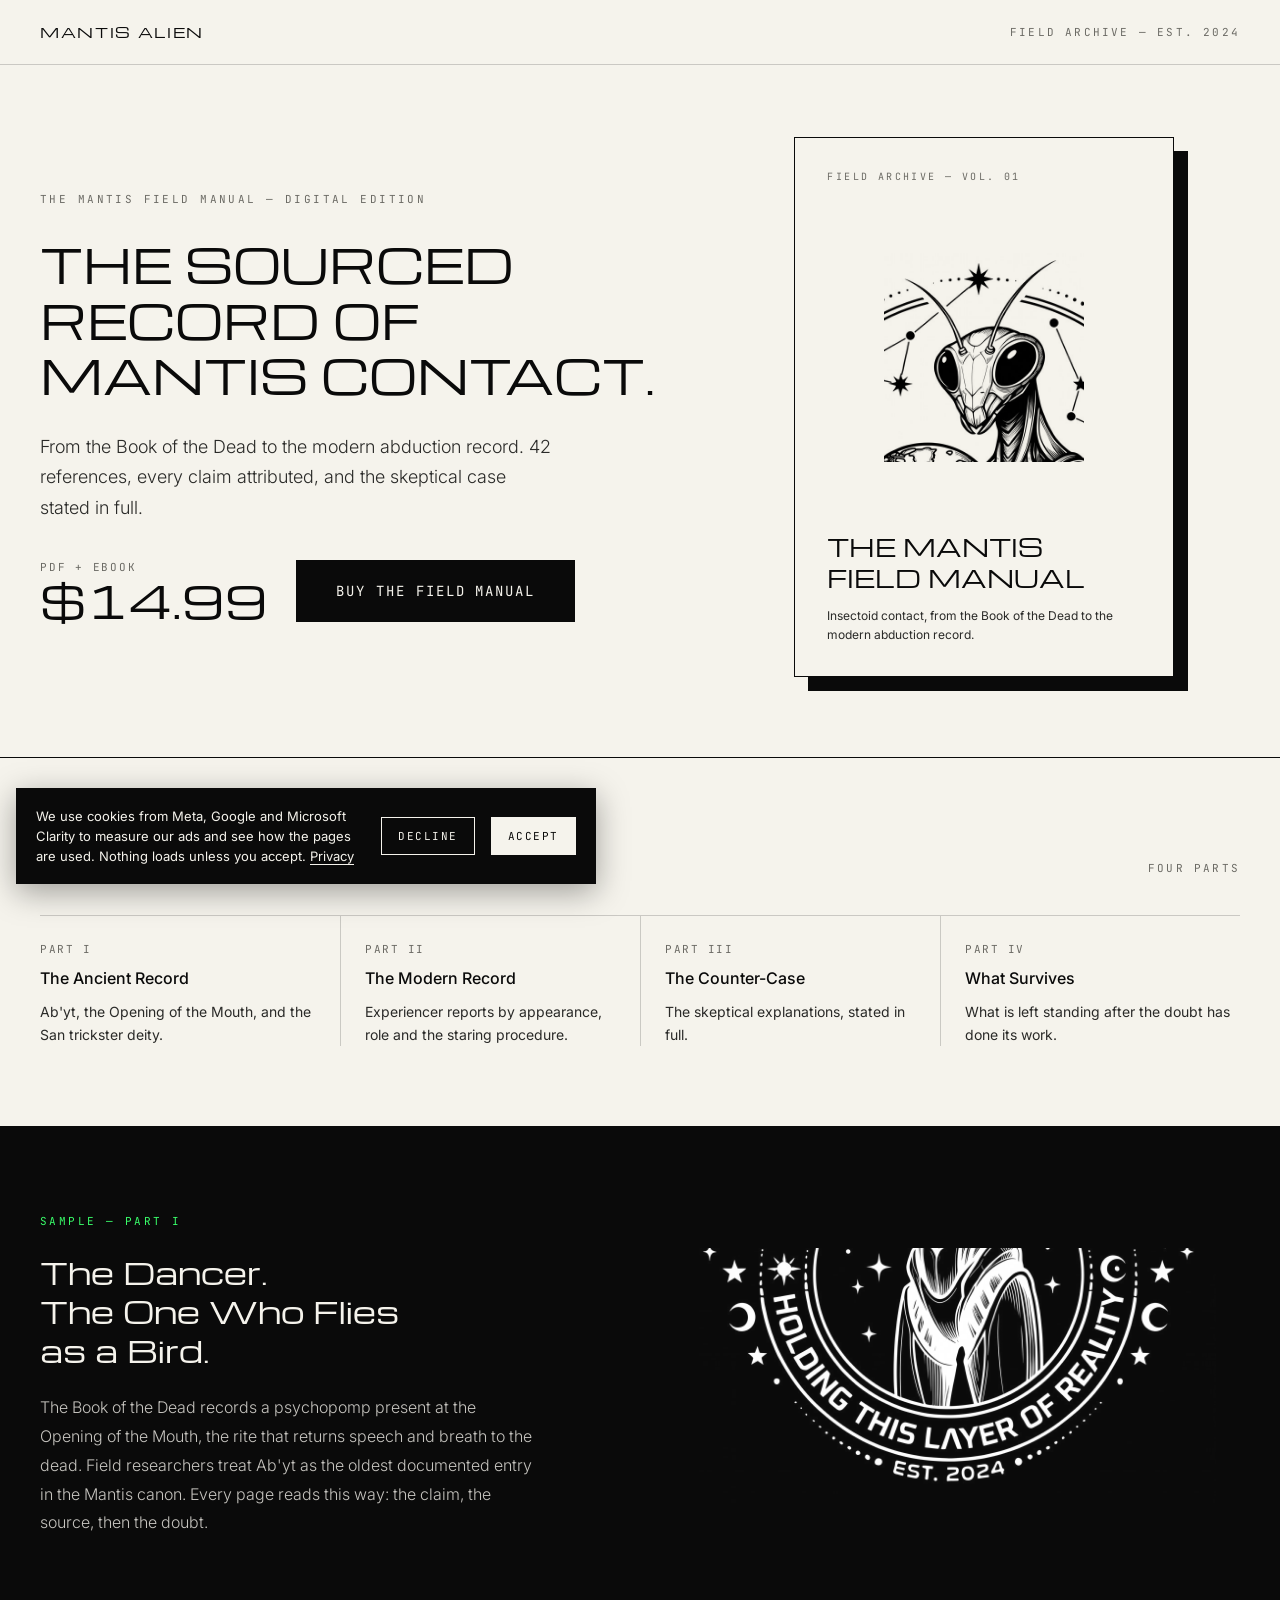
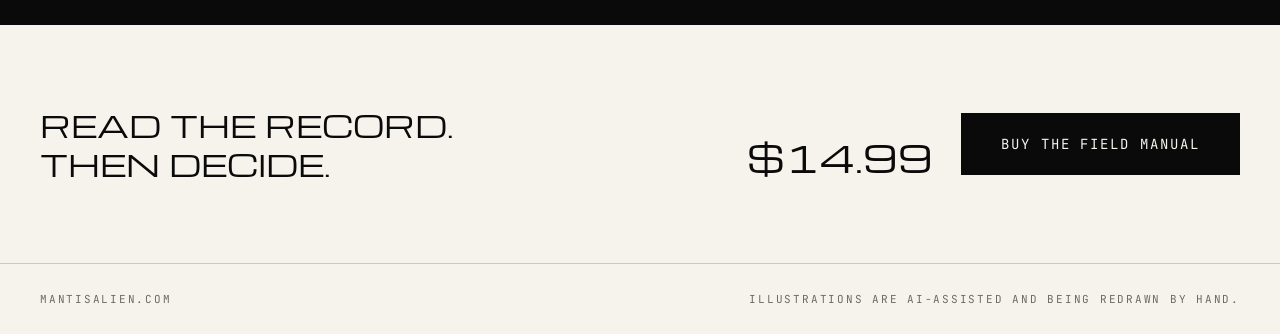
<file: offer.html>
<!doctype html>
<html lang="en">
<head>
<meta charset="utf-8">
<meta name="viewport" content="width=device-width, initial-scale=1">
<title>The Mantis Field Manual — the sourced record of mantis contact</title>
<meta name="description" content="42 references, every claim attributed, the skeptical case included. The Mantis Field Manual, PDF and ebook.">

<link rel="canonical" href="https://mantisalien.com/offer.html">
<meta property="og:type" content="website">
<meta property="og:site_name" content="Mantis Alien">
<meta property="og:title" content="The Mantis Field Manual — the sourced record of mantis contact">
<meta property="og:description" content="42 references, every claim attributed, the skeptical case included. The Mantis Field Manual, PDF and ebook.">
<meta property="og:url" content="https://mantisalien.com/offer.html">
<meta property="og:image" content="https://mantisalien.com/assets/og.jpg">
<meta name="twitter:card" content="summary_large_image">
<meta name="theme-color" content="#F5F3EC">
<link rel="icon" href="assets/favicon.svg" type="image/svg+xml">
<!-- Meta domain verification: paste the tag from Business Settings > Brand safety > Domains here, e.g.
<meta name="facebook-domain-verification" content="YOUR_CODE"> -->

<link rel="preconnect" href="https://fonts.googleapis.com">
<link rel="preconnect" href="https://fonts.gstatic.com" crossorigin>
<link href="https://fonts.googleapis.com/css2?family=Michroma&family=Inter:wght@300;400;500;600&family=JetBrains+Mono:wght@400;500&display=swap" rel="stylesheet">
<style>
  body { margin: 0; background: #F5F3EC; font-family: 'Inter', sans-serif; }
  * { box-sizing: border-box; }
  a { color: inherit; text-decoration: none; }
  .disp { font-family: 'Michroma', sans-serif; }
  .mono { font-family: 'JetBrains Mono', monospace; }
  .buy:hover { background: #39FF6A; color: #0A0A0A; }
</style>

<link rel="stylesheet" href="assets/site.css">

</head>
<body>
<div style="width: 100%; min-height: 100vh; background: #F5F3EC; color: #0A0A0A; display: flex; flex-direction: column; overflow: hidden;">

  <!-- HEADER (no nav: single goal) -->
  <div style="width: 100%; display: flex; justify-content: center; border-bottom: 1px solid rgba(10,10,10,0.18);">
    <div style="width: 100%; max-width: 1280px; padding: 22px 40px; display: flex; align-items: center; justify-content: space-between;">
      <div class="disp" style="font-size: 14px; letter-spacing: 0.12em;">MANTIS ALIEN</div>
      <div class="mono" style="font-size: 11px; letter-spacing: 0.2em; text-transform: uppercase; color: #6B6A64;">Field Archive — Est. 2024</div>
    </div>
  </div>

  <!-- OFFER HERO -->
  <div style="width: 100%; display: flex; justify-content: center;">
    <div style="width: 100%; max-width: 1280px; padding: 72px 40px 80px; display: grid; grid-template-columns: minmax(0,1.1fr) minmax(0,0.9fr); gap: 64px; align-items: center;">
      <div style="display: flex; flex-direction: column; gap: 30px;">
        <div class="mono" style="font-size: 11px; letter-spacing: 0.22em; text-transform: uppercase; color: #6B6A64;">The Mantis Field Manual — Digital Edition</div>
        <h1 class="disp" style="margin: 0; font-size: 46px; line-height: 1.2; font-weight: 400;">THE SOURCED RECORD OF MANTIS CONTACT.</h1>
        <p style="margin: 0; max-width: 520px; font-size: 18px; line-height: 1.7; font-weight: 300; color: #2A2A28;">From the Book of the Dead to the modern abduction record. 42 references, every claim attributed, and the skeptical case stated in full.</p>
        <div style="display: flex; align-items: flex-end; gap: 28px; margin-top: 6px;">
          <div style="display: flex; flex-direction: column; gap: 4px;">
            <span class="mono" style="font-size: 11px; letter-spacing: 0.16em; text-transform: uppercase; color: #6B6A64;">PDF + ebook</span>
            <span class="disp" style="font-size: 44px; line-height: 1;">$14.99</span>
          </div>
          <a href="waitlist.html?p=THE%20MANTIS%20FIELD%20MANUAL&v=%2414.99" class="buy" style="background: #0A0A0A; color: #F5F3EC; padding: 22px 40px; font-family: 'JetBrains Mono', monospace; font-size: 14px; letter-spacing: 0.14em; text-transform: uppercase; transition: background 0.2s;">Buy the Field Manual</a>
        </div>
      </div>
      <div style="display: flex; justify-content: center;">
        <div style="width: 380px; height: 540px; border: 1px solid #0A0A0A; background: #F5F3EC; padding: 32px; display: flex; flex-direction: column; justify-content: space-between; box-shadow: 14px 14px 0 #0A0A0A;">
          <div class="mono" style="font-size: 10px; letter-spacing: 0.24em; text-transform: uppercase; color: #6B6A64;">Field Archive — Vol. 01</div>
          <div style="display: flex; justify-content: center;"><img src="assets/head.jpg" alt="" style="width: 200px; height: auto; mix-blend-mode: multiply;"></div>
          <div>
            <div class="disp" style="font-size: 24px; line-height: 1.3;">THE MANTIS<br>FIELD MANUAL</div>
            <div style="font-size: 12px; line-height: 1.6; color: #2A2A28; margin-top: 12px;">Insectoid contact, from the Book of the Dead to the modern abduction record.</div>
          </div>
        </div>
      </div>
    </div>
  </div>

  <!-- INSIDE -->
  <div style="width: 100%; display: flex; justify-content: center; border-top: 1px solid #0A0A0A;">
    <div style="width: 100%; max-width: 1280px; padding: 80px 40px; display: flex; flex-direction: column; gap: 40px;">
      <div style="display: flex; align-items: flex-end; justify-content: space-between;">
        <h2 class="disp" style="margin: 0; font-size: 26px; font-weight: 400;">WHAT IS INSIDE</h2>
        <div class="mono" style="font-size: 11px; letter-spacing: 0.2em; text-transform: uppercase; color: #6B6A64;">Four parts</div>
      </div>
      <div style="display: grid; grid-template-columns: repeat(4, minmax(0,1fr)); border-top: 1px solid rgba(10,10,10,0.18);">
        <div style="padding: 26px 24px 0 0; display: flex; flex-direction: column; gap: 12px;">
          <span class="mono" style="font-size: 11px; color: #6B6A64; letter-spacing: 0.14em;">PART I</span>
          <div style="font-size: 16px; font-weight: 500;">The Ancient Record</div>
          <div style="font-size: 14px; line-height: 1.65; color: #2A2A28;">Ab'yt, the Opening of the Mouth, and the San trickster deity.</div>
        </div>
        <div style="padding: 26px 24px 0 24px; border-left: 1px solid rgba(10,10,10,0.18); display: flex; flex-direction: column; gap: 12px;">
          <span class="mono" style="font-size: 11px; color: #6B6A64; letter-spacing: 0.14em;">PART II</span>
          <div style="font-size: 16px; font-weight: 500;">The Modern Record</div>
          <div style="font-size: 14px; line-height: 1.65; color: #2A2A28;">Experiencer reports by appearance, role and the staring procedure.</div>
        </div>
        <div style="padding: 26px 24px 0 24px; border-left: 1px solid rgba(10,10,10,0.18); display: flex; flex-direction: column; gap: 12px;">
          <span class="mono" style="font-size: 11px; color: #6B6A64; letter-spacing: 0.14em;">PART III</span>
          <div style="font-size: 16px; font-weight: 500;">The Counter-Case</div>
          <div style="font-size: 14px; line-height: 1.65; color: #2A2A28;">The skeptical explanations, stated in full.</div>
        </div>
        <div style="padding: 26px 0 0 24px; border-left: 1px solid rgba(10,10,10,0.18); display: flex; flex-direction: column; gap: 12px;">
          <span class="mono" style="font-size: 11px; color: #6B6A64; letter-spacing: 0.14em;">PART IV</span>
          <div style="font-size: 16px; font-weight: 500;">What Survives</div>
          <div style="font-size: 14px; line-height: 1.65; color: #2A2A28;">What is left standing after the doubt has done its work.</div>
        </div>
      </div>
    </div>
  </div>

  <!-- SAMPLE (INVERTED) -->
  <div style="width: 100%; display: flex; justify-content: center; background: #0A0A0A; color: #F5F3EC;">
    <div style="width: 100%; max-width: 1280px; padding: 88px 40px; display: grid; grid-template-columns: minmax(0,1fr) minmax(0,1fr); gap: 64px; align-items: center;">
      <div style="display: flex; flex-direction: column; gap: 24px;">
        <div class="mono" style="font-size: 11px; letter-spacing: 0.22em; text-transform: uppercase; color: #39FF6A;">Sample — Part I</div>
        <h3 class="disp" style="margin: 0; font-size: 30px; line-height: 1.3; font-weight: 400;">The Dancer.<br>The One Who Flies<br>as a Bird.</h3>
        <p style="margin: 0; font-size: 16px; line-height: 1.8; font-weight: 300; color: rgba(245,243,236,0.8); max-width: 500px;">The Book of the Dead records a psychopomp present at the Opening of the Mouth, the rite that returns speech and breath to the dead. Field researchers treat Ab'yt as the oldest documented entry in the Mantis canon. Every page reads this way: the claim, the source, then the doubt.</p>
      </div>
      <div style="display: flex; justify-content: center;">
        <img loading="lazy" decoding="async" src="assets/wordring.jpg" alt="" style="width: 100%; max-width: 520px; height: auto; filter: invert(1); mix-blend-mode: screen;">
      </div>
    </div>
  </div>

  <!-- REPEAT CTA -->
  <div style="width: 100%; display: flex; justify-content: center; border-bottom: 1px solid rgba(10,10,10,0.18);">
    <div style="width: 100%; max-width: 1280px; padding: 80px 40px; display: flex; align-items: center; justify-content: space-between; gap: 40px;">
      <div class="disp" style="font-size: 30px; line-height: 1.3; font-weight: 400;">READ THE RECORD.<br>THEN DECIDE.</div>
      <div style="display: flex; align-items: flex-end; gap: 28px;">
        <span class="disp" style="font-size: 36px; line-height: 1;">$14.99</span>
        <a href="waitlist.html?p=THE%20MANTIS%20FIELD%20MANUAL&v=%2414.99" class="buy" style="background: #0A0A0A; color: #F5F3EC; padding: 22px 40px; font-family: 'JetBrains Mono', monospace; font-size: 14px; letter-spacing: 0.14em; text-transform: uppercase; transition: background 0.2s;">Buy the Field Manual</a>
      </div>
    </div>
  </div>

  <!-- FOOTER -->
  <div style="width: 100%; display: flex; justify-content: center;">
    <div style="width: 100%; max-width: 1280px; padding: 28px 40px; display: flex; justify-content: space-between;">
      <span class="mono" style="font-size: 11px; letter-spacing: 0.16em; text-transform: uppercase; color: #6B6A64;">mantisalien.com</span>
      <span class="mono" style="font-size: 11px; letter-spacing: 0.16em; text-transform: uppercase; color: #6B6A64;">Illustrations are AI-assisted and being redrawn by hand.</span>
    </div>
  </div>

</div>
<script src="assets/tracking.js" defer></script>
<script src="assets/forms.js" defer></script>
</body>
</html>
</file>
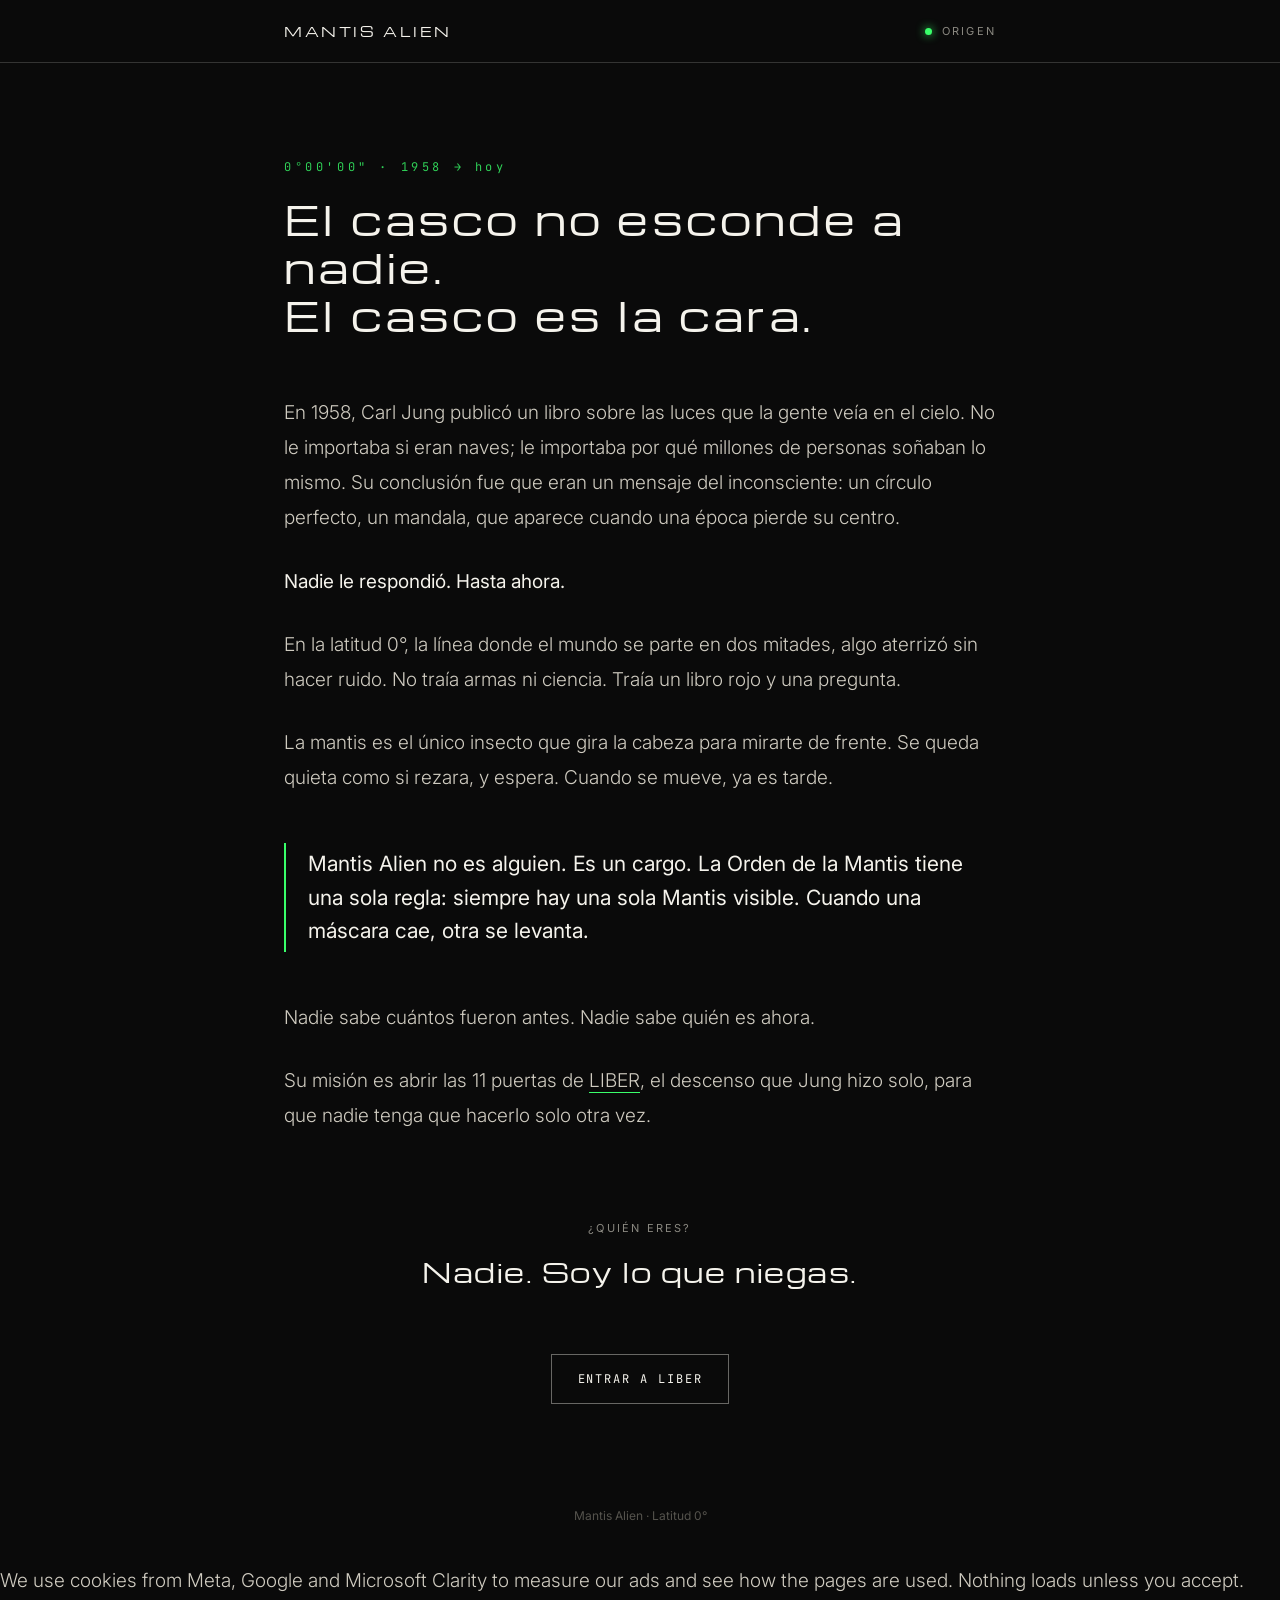
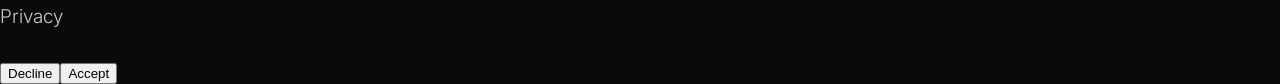
<file: origen.html>
<!doctype html>
<html lang="es">
<head>
<meta charset="utf-8">
<meta name="viewport" content="width=device-width, initial-scale=1">
<title>Origen — Mantis Alien</title>
<meta name="description" content="Mantis Alien no es alguien: es un cargo. Aterrizó en la latitud 0° con un libro rojo y una pregunta. Siempre hay una sola Mantis visible.">
<link rel="canonical" href="https://mantisalien.com/origen.html">
<meta property="og:type" content="profile">
<meta property="og:site_name" content="Mantis Alien">
<meta property="og:title" content="Origen — Mantis Alien">
<meta property="og:description" content="Nadie. Soy lo que niegas.">
<meta property="og:url" content="https://mantisalien.com/origen.html">
<meta property="og:image" content="https://mantisalien.com/assets/casco/casco-b.jpg">
<meta name="twitter:card" content="summary_large_image">
<meta name="theme-color" content="#0A0A0A">
<link rel="icon" href="assets/favicon.svg" type="image/svg+xml">
<link rel="preconnect" href="https://fonts.googleapis.com">
<link rel="preconnect" href="https://fonts.gstatic.com" crossorigin>
<link href="https://fonts.googleapis.com/css2?family=Michroma&family=Inter:wght@300;400;500&family=JetBrains+Mono:wght@400&display=swap" rel="stylesheet">
<script type="application/ld+json">
{
  "@context": "https://schema.org",
  "@type": "MusicGroup",
  "name": "Mantis Alien",
  "url": "https://mantisalien.com",
  "genre": ["Melodic House", "Melodic Techno", "Trance"],
  "foundingLocation": {"@type": "Place", "name": "Latitud 0°, Quito, Ecuador"},
  "description": "Mantis Alien no es una persona: es un arquetipo y un cargo. Siempre hay una sola Mantis visible; cuando una máscara cae, otra se levanta. Presenta LIBER, el Libro Rojo de C. G. Jung en 11 temas y 61 minutos.",
  "album": {"@type": "MusicAlbum", "name": "LIBER: El Libro Rojo", "url": "https://mantisalien.com/liber.html", "numTracks": 11}
}
</script>
<style>
  body{margin:0;background:#0A0A0A;color:#F5F3EC;font-family:'Inter',sans-serif}
  *{box-sizing:border-box} a{color:inherit;text-decoration:none}
  .disp{font-family:'Michroma',sans-serif}.mono{font-family:'JetBrains Mono',monospace}
  .bar{border-bottom:1px solid rgba(245,243,236,.18)}
  .bar .in{max-width:760px;margin:0 auto;padding:22px 24px;display:flex;justify-content:space-between;align-items:center}
  .lbl{font-size:11px;letter-spacing:.2em;text-transform:uppercase;color:#8A8880}
  .dot{width:7px;height:7px;border-radius:50%;background:#39FF6A;display:inline-block;margin-right:10px;box-shadow:0 0 10px #39FF6A}
  main{max-width:760px;margin:0 auto;padding:96px 24px 64px}
  .coord{font-family:'JetBrains Mono',monospace;font-size:12px;letter-spacing:.3em;color:#39FF6A;opacity:.8}
  h1{font-size:40px;font-weight:400;letter-spacing:.08em;margin:20px 0 56px;line-height:1.2}
  p{font-size:19px;line-height:1.85;font-weight:300;color:#CFCBC0;margin:0 0 28px}
  p.k{color:#F5F3EC;font-weight:400}
  .rule{border-left:2px solid #39FF6A;padding:4px 0 4px 22px;margin:48px 0;font-size:21px;color:#F5F3EC;line-height:1.6}
  .q{text-align:center;margin:88px 0 40px}
  .q .a{font-family:'Michroma',sans-serif;font-size:26px;letter-spacing:.06em;margin-top:18px}
  .end{text-align:center;margin-top:64px}
  .btn{display:inline-block;border:1px solid rgba(245,243,236,.4);padding:16px 26px;font-family:'JetBrains Mono',monospace;font-size:12px;letter-spacing:.16em;text-transform:uppercase}
  .btn:hover{border-color:#39FF6A;color:#39FF6A}
  footer{text-align:center;color:#55534D;font-size:12px;padding:40px 0}
  @media (max-width:600px){main{padding:64px 16px}h1{font-size:28px}p{font-size:17px}.q .a{font-size:20px}}
</style>
</head>
<body>
<div class="bar"><div class="in">
  <a href="/" class="disp" style="letter-spacing:.2em;font-size:13px">MANTIS ALIEN</a>
  <span class="lbl"><span class="dot"></span>Origen</span>
</div></div>
<main>
  <div class="coord">0°00'00" · 1958 → hoy</div>
  <h1 class="disp">El casco no esconde a nadie.<br>El casco es la cara.</h1>

  <p>En 1958, Carl Jung publicó un libro sobre las luces que la gente veía en el cielo. No le importaba si eran naves; le importaba por qué millones de personas soñaban lo mismo. Su conclusión fue que eran un mensaje del inconsciente: un círculo perfecto, un mandala, que aparece cuando una época pierde su centro.</p>
  <p class="k">Nadie le respondió. Hasta ahora.</p>
  <p>En la latitud 0°, la línea donde el mundo se parte en dos mitades, algo aterrizó sin hacer ruido. No traía armas ni ciencia. Traía un libro rojo y una pregunta.</p>
  <p>La mantis es el único insecto que gira la cabeza para mirarte de frente. Se queda quieta como si rezara, y espera. Cuando se mueve, ya es tarde.</p>

  <div class="rule">Mantis Alien no es alguien. Es un cargo. La Orden de la Mantis tiene una sola regla: siempre hay una sola Mantis visible. Cuando una máscara cae, otra se levanta.</div>

  <p>Nadie sabe cuántos fueron antes. Nadie sabe quién es ahora.</p>
  <p>Su misión es abrir las 11 puertas de <a href="liber.html" style="border-bottom:1px solid #39FF6A">LIBER</a>, el descenso que Jung hizo solo, para que nadie tenga que hacerlo solo otra vez.</p>

  <div class="q">
    <div class="lbl">¿Quién eres?</div>
    <div class="a">Nadie. Soy lo que niegas.</div>
  </div>

  <div class="end"><a class="btn" href="liber.html">Entrar a LIBER</a></div>
</main>
<footer>Mantis Alien · Latitud 0°</footer>
<script src="assets/tracking.js" defer></script>
</body>
</html>
</file>
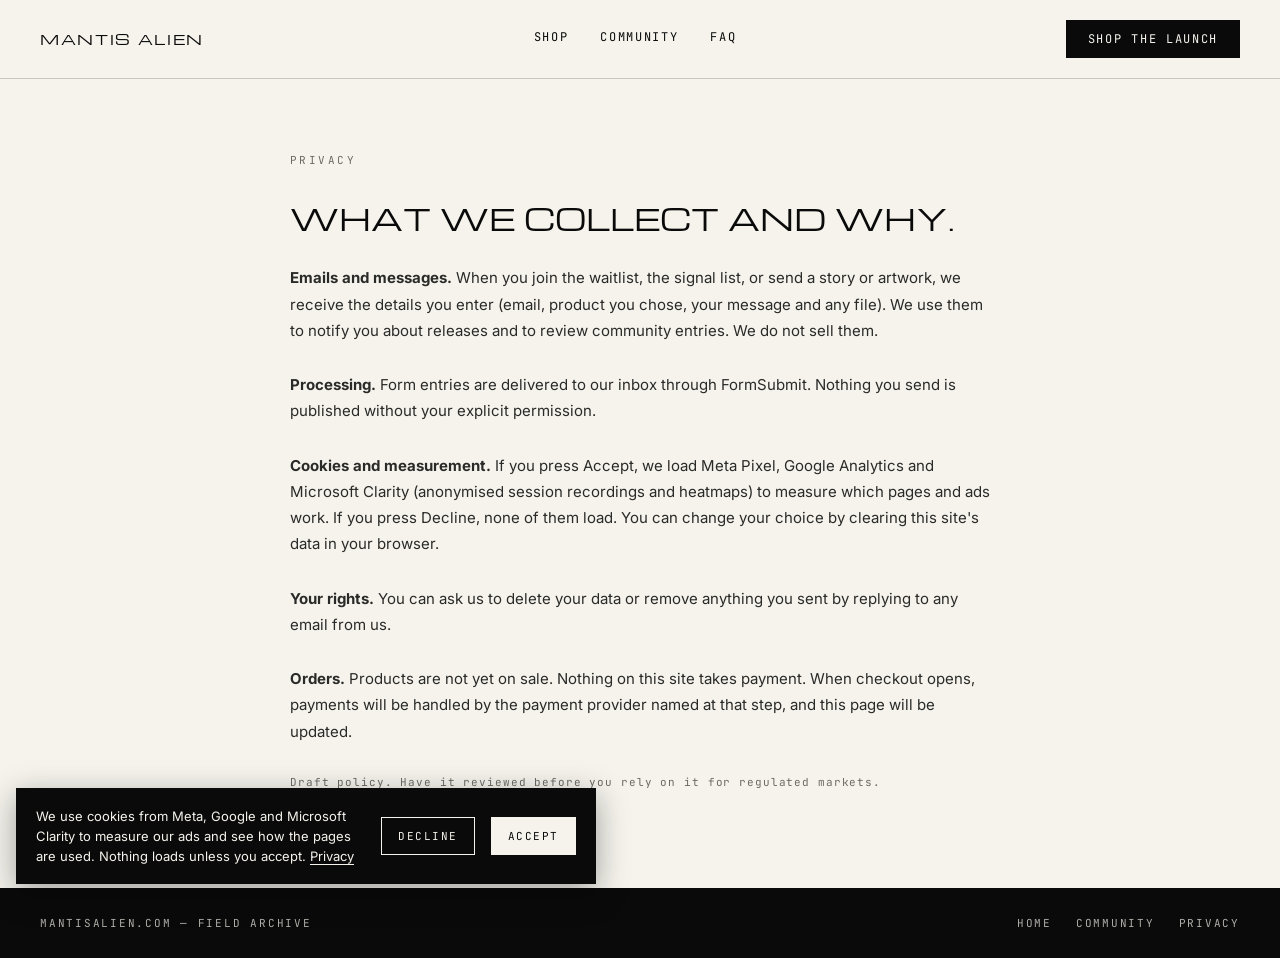
<file: privacy.html>
<!doctype html>
<html lang="en">
<head>
<meta charset="utf-8">
<meta name="viewport" content="width=device-width, initial-scale=1">
<title>Privacy — Mantis Alien</title>
<meta name="description" content="What Mantis Alien collects, why, and how to opt out.">

<link rel="canonical" href="https://mantisalien.com/privacy.html">
<meta property="og:type" content="website">
<meta property="og:site_name" content="Mantis Alien">
<meta property="og:title" content="Privacy — Mantis Alien">
<meta property="og:description" content="What Mantis Alien collects, why, and how to opt out.">
<meta property="og:url" content="https://mantisalien.com/privacy.html">
<meta property="og:image" content="https://mantisalien.com/assets/og.jpg">
<meta name="twitter:card" content="summary_large_image">
<meta name="theme-color" content="#F5F3EC">
<link rel="icon" href="assets/favicon.svg" type="image/svg+xml">
<!-- Meta domain verification: paste the tag from Business Settings > Brand safety > Domains here, e.g.
<meta name="facebook-domain-verification" content="YOUR_CODE"> -->
<link rel="preconnect" href="https://fonts.googleapis.com">
<link rel="preconnect" href="https://fonts.gstatic.com" crossorigin>
<link href="https://fonts.googleapis.com/css2?family=Michroma&family=Inter:wght@300;400;500;600&family=JetBrains+Mono:wght@400;500&display=swap" rel="stylesheet">
<style>
  body { margin: 0; background: #F5F3EC; color: #0A0A0A; font-family: 'Inter', sans-serif; }
  * { box-sizing: border-box; }
  a { color: inherit; text-decoration: none; }
  .disp { font-family: 'Michroma', sans-serif; }
  .mono { font-family: 'JetBrains Mono', monospace; }
  .buy { display: inline-block; text-align: center; background: #0A0A0A; color: #F5F3EC; padding: 18px 32px; font-family: 'JetBrains Mono', monospace; font-size: 12px; letter-spacing: 0.14em; text-transform: uppercase; transition: background 0.2s; border: none; cursor: pointer; }
  .buy:hover { background: #39FF6A; color: #0A0A0A; }
  .nav a { font-family: 'JetBrains Mono', monospace; font-size: 12px; letter-spacing: 0.14em; text-transform: uppercase; padding-bottom: 3px; border-bottom: 1px solid transparent; }
  .nav a:hover { border-bottom-color: #0A0A0A; }
  .linkline { border-bottom: 1px solid #0A0A0A; padding-bottom: 3px; }
</style>
<link rel="stylesheet" href="assets/site.css">

</head>
<body>
<div style="width: 100%; display: flex; justify-content: center; border-bottom: 1px solid rgba(10,10,10,0.18);">
  <div class="topbar" style="width: 100%; max-width: 1280px; padding: 20px 40px; display: flex; align-items: center; justify-content: space-between;">
    <a href="index.html" class="disp" style="font-size: 14px; letter-spacing: 0.12em;">MANTIS ALIEN</a>
    <div class="nav" style="display: flex; gap: 32px;"><a href="index.html#shop">Shop</a><a href="community.html">Community</a><a href="index.html#faq">FAQ</a></div>
    <a href="index.html#shop" class="buy" style="padding: 11px 22px;">Shop the launch</a>
  </div>
</div>
<div style="width: 100%; display: flex; justify-content: center;">
  <div style="width: 100%; max-width: 780px; padding: 72px 40px 96px; display: flex; flex-direction: column; gap: 28px; font-size: 15px; line-height: 1.75; color: #2A2A28;">
    <div class="mono" style="font-size: 11px; letter-spacing: 0.22em; text-transform: uppercase; color: #6B6A64;">Privacy</div>
    <h1 class="disp" style="margin: 0; font-size: 30px; line-height: 1.3; font-weight: 400; color: #0A0A0A;">WHAT WE COLLECT AND WHY.</h1>
    <p style="margin: 0;"><strong>Emails and messages.</strong> When you join the waitlist, the signal list, or send a story or artwork, we receive the details you enter (email, product you chose, your message and any file). We use them to notify you about releases and to review community entries. We do not sell them.</p>
    <p style="margin: 0;"><strong>Processing.</strong> Form entries are delivered to our inbox through FormSubmit. Nothing you send is published without your explicit permission.</p>
    <p style="margin: 0;"><strong>Cookies and measurement.</strong> If you press Accept, we load Meta Pixel, Google Analytics and Microsoft Clarity (anonymised session recordings and heatmaps) to measure which pages and ads work. If you press Decline, none of them load. You can change your choice by clearing this site's data in your browser.</p>
    <p style="margin: 0;"><strong>Your rights.</strong> You can ask us to delete your data or remove anything you sent by replying to any email from us.</p>
    <p style="margin: 0;"><strong>Orders.</strong> Products are not yet on sale. Nothing on this site takes payment. When checkout opens, payments will be handled by the payment provider named at that step, and this page will be updated.</p>
    <p class="mono" style="margin: 0; font-size: 11px; letter-spacing: 0.08em; color: #6B6A64;">Draft policy. Have it reviewed before you rely on it for regulated markets.</p>
  </div>
</div>
<div style="width: 100%; background: #0A0A0A; color: #F5F3EC; display: flex; justify-content: center;">
  <div style="width: 100%; max-width: 1280px; padding: 28px 40px; display: flex; justify-content: space-between; align-items: center; gap: 16px;">
    <span class="mono" style="font-size: 11px; letter-spacing: 0.16em; text-transform: uppercase; color: rgba(245,243,236,0.7);">mantisalien.com — Field Archive</span>
    <span class="mono" style="font-size: 11px; letter-spacing: 0.16em; text-transform: uppercase; color: rgba(245,243,236,0.7); display: flex; gap: 24px;"><a href="index.html">Home</a><a href="community.html">Community</a><a href="privacy.html">Privacy</a></span>
  </div>
</div>

<script src="assets/tracking.js" defer></script>
<script src="assets/forms.js" defer></script>
</body>
</html>
</file>
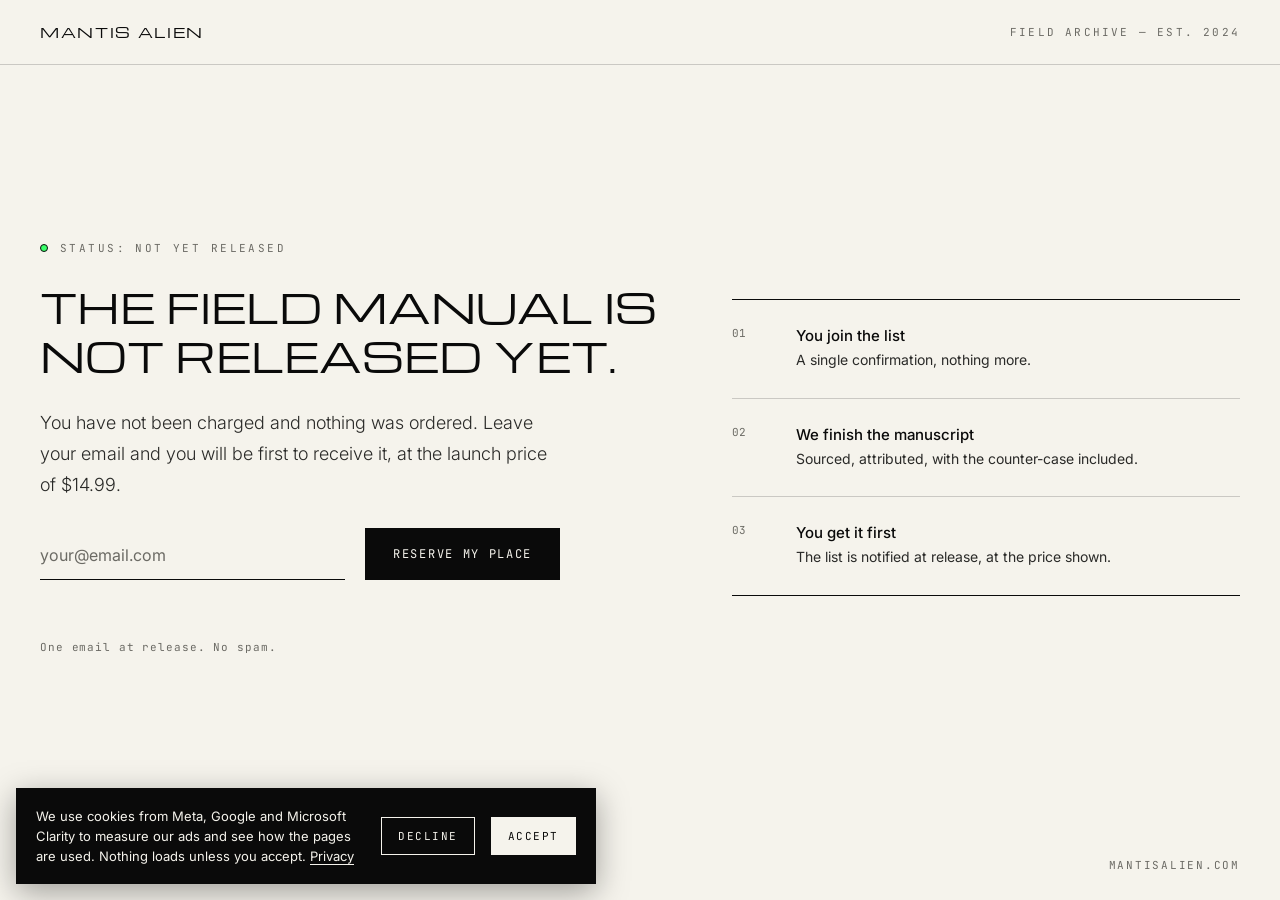
<file: waitlist.html>
<!doctype html>
<html lang="en">
<head>
<meta charset="utf-8">
<meta name="viewport" content="width=device-width, initial-scale=1">
<title>Join the waitlist — Mantis Alien</title>
<meta name="description" content="The product is not released yet. Nothing was charged. Leave your email to be first at the launch price.">
<meta name="robots" content="noindex">
<link rel="canonical" href="https://mantisalien.com/waitlist.html">
<meta property="og:type" content="website">
<meta property="og:site_name" content="Mantis Alien">
<meta property="og:title" content="Join the waitlist — Mantis Alien">
<meta property="og:description" content="The product is not released yet. Nothing was charged. Leave your email to be first at the launch price.">
<meta property="og:url" content="https://mantisalien.com/waitlist.html">
<meta property="og:image" content="https://mantisalien.com/assets/og.jpg">
<meta name="twitter:card" content="summary_large_image">
<meta name="theme-color" content="#F5F3EC">
<link rel="icon" href="assets/favicon.svg" type="image/svg+xml">
<!-- Meta domain verification: paste the tag from Business Settings > Brand safety > Domains here, e.g.
<meta name="facebook-domain-verification" content="YOUR_CODE"> -->

<link rel="preconnect" href="https://fonts.googleapis.com">
<link rel="preconnect" href="https://fonts.gstatic.com" crossorigin>
<link href="https://fonts.googleapis.com/css2?family=Michroma&family=Inter:wght@300;400;500;600&family=JetBrains+Mono:wght@400;500&display=swap" rel="stylesheet">
<style>
  body { margin: 0; background: #F5F3EC; font-family: 'Inter', sans-serif; }
  * { box-sizing: border-box; }
  a { color: inherit; text-decoration: none; }
  .disp { font-family: 'Michroma', sans-serif; }
  .mono { font-family: 'JetBrains Mono', monospace; }
  .btn-ink:hover { background: #39FF6A; color: #0A0A0A; }
  input::placeholder { color: #6B6A64; }
  input[type=email]:focus { outline: none; border-bottom-color: #39FF6A; }
</style>

<link rel="stylesheet" href="assets/site.css">

</head>
<body>
<div style="width: 100%; min-height: 100vh; background: #F5F3EC; color: #0A0A0A; display: flex; flex-direction: column; overflow: hidden;">

  <div style="width: 100%; display: flex; justify-content: center; border-bottom: 1px solid rgba(10,10,10,0.18);">
    <div style="width: 100%; max-width: 1280px; padding: 22px 40px; display: flex; align-items: center; justify-content: space-between;">
      <div class="disp" style="font-size: 14px; letter-spacing: 0.12em;">MANTIS ALIEN</div>
      <div class="mono" style="font-size: 11px; letter-spacing: 0.2em; text-transform: uppercase; color: #6B6A64;">Field Archive — Est. 2024</div>
    </div>
  </div>

  <div style="width: 100%; display: flex; justify-content: center; flex-grow: 1;">
    <div style="width: 100%; max-width: 1280px; padding: 88px 40px; display: grid; grid-template-columns: minmax(0,1.1fr) minmax(0,0.9fr); gap: 72px; align-items: center;">
      <div style="display: flex; flex-direction: column; gap: 28px;">
        <div class="mono" style="font-size: 11px; letter-spacing: 0.22em; text-transform: uppercase; color: #6B6A64; display: flex; align-items: center; gap: 12px;">
          <span style="width: 8px; height: 8px; border-radius: 50%; background: #39FF6A; border: 1px solid #0A0A0A; display: inline-block;"></span>
          Status: not yet released
        </div>
        <h1 id="wlTitle" class="disp" style="margin: 0; font-size: 40px; line-height: 1.22; font-weight: 400;">THE FIELD MANUAL IS NOT RELEASED YET.</h1>
        <p id="wlMsg" style="margin: 0; max-width: 520px; font-size: 18px; line-height: 1.7; font-weight: 300; color: #2A2A28;">You have not been charged and nothing was ordered. Leave your email and you will be first to receive it, at the launch price of $14.99.</p>
        <div style="display: flex; flex-direction: column; gap: 14px; max-width: 520px;">
          <div style="display: flex; gap: 20px; align-items: flex-end;">
            <input type="email" name="email" required autocomplete="email" form="waitlistForm" aria-label="Email address" placeholder="your@email.com" style="flex-grow: 1; background: transparent; border: none; border-bottom: 1px solid #0A0A0A; padding: 14px 0; font-size: 16px; font-family: 'Inter', sans-serif; color: #0A0A0A; border-radius: 0;">
            <button type="submit" form="waitlistForm" class="btn-ink" style="background: #0A0A0A; color: #F5F3EC; border: none; padding: 18px 28px; font-family: 'JetBrains Mono', monospace; font-size: 12px; letter-spacing: 0.14em; text-transform: uppercase; cursor: pointer; transition: background 0.2s;">Reserve my place</button>
          </div>
          <div class="form-msg" id="waitlistMsg" role="status" aria-live="polite"></div>
          <form id="waitlistForm" data-form="waitlist" data-msg="waitlistMsg" novalidate></form>
          <div class="mono" style="font-size: 11px; color: #6B6A64; letter-spacing: 0.08em;">One email at release. No spam.</div>
        </div>
      </div>
      <div style="border-top: 1px solid #0A0A0A;">
        <div style="display: grid; grid-template-columns: 48px minmax(0,1fr); gap: 16px; padding: 26px 0; border-bottom: 1px solid rgba(10,10,10,0.18);">
          <span class="mono" style="font-size: 11px; color: #6B6A64;">01</span>
          <div><div style="font-size: 15px; font-weight: 500;">You join the list</div><div style="font-size: 14px; line-height: 1.6; color: #2A2A28; margin-top: 4px;">A single confirmation, nothing more.</div></div>
        </div>
        <div style="display: grid; grid-template-columns: 48px minmax(0,1fr); gap: 16px; padding: 26px 0; border-bottom: 1px solid rgba(10,10,10,0.18);">
          <span class="mono" style="font-size: 11px; color: #6B6A64;">02</span>
          <div><div style="font-size: 15px; font-weight: 500;">We finish the manuscript</div><div style="font-size: 14px; line-height: 1.6; color: #2A2A28; margin-top: 4px;">Sourced, attributed, with the counter-case included.</div></div>
        </div>
        <div style="display: grid; grid-template-columns: 48px minmax(0,1fr); gap: 16px; padding: 26px 0; border-bottom: 1px solid #0A0A0A;">
          <span class="mono" style="font-size: 11px; color: #6B6A64;">03</span>
          <div><div style="font-size: 15px; font-weight: 500;">You get it first</div><div style="font-size: 14px; line-height: 1.6; color: #2A2A28; margin-top: 4px;">The list is notified at release, at the price shown.</div></div>
        </div>
      </div>
    </div>
  </div>

  <div style="width: 100%; display: flex; justify-content: center;">
    <div style="width: 100%; max-width: 1280px; padding: 28px 40px; display: flex; justify-content: space-between;">
      <a href="offer.html" class="mono" style="font-size: 11px; letter-spacing: 0.16em; text-transform: uppercase; color: #6B6A64;">Back to the offer</a>
      <span class="mono" style="font-size: 11px; letter-spacing: 0.16em; text-transform: uppercase; color: #6B6A64;">mantisalien.com</span>
    </div>
  </div>

</div>
<script src="assets/tracking.js" defer></script>
<script src="assets/forms.js" defer></script>
</body>
</html>
</file>
<file: assets/site.css>
/* Shared styles: responsive layer, forms, consent banner, community page */
.form-msg { font-family: 'JetBrains Mono', monospace; font-size: 12px; letter-spacing: 0.06em; min-height: 18px; color: #0A0A0A; }
.form-msg.err { color: #9B1C1C; }
.form-msg.ok { color: #14532D; }

.ma-consent { position: fixed; left: 16px; right: 16px; bottom: 16px; max-width: 580px; background: #0A0A0A; color: #F5F3EC; padding: 18px 20px; z-index: 9999; display: flex; gap: 16px; align-items: center; flex-wrap: wrap; font-family: 'Inter', sans-serif; font-size: 13px; line-height: 1.55; box-shadow: 0 8px 30px rgba(0,0,0,0.35); }
.ma-consent p { margin: 0; flex: 1 1 260px; }
.ma-consent a { border-bottom: 1px solid #F5F3EC; }
.ma-consent button { font-family: 'JetBrains Mono', monospace; font-size: 11px; letter-spacing: 0.14em; text-transform: uppercase; padding: 11px 16px; border: 1px solid #F5F3EC; background: transparent; color: #F5F3EC; cursor: pointer; }
.ma-consent button.yes { background: #F5F3EC; color: #0A0A0A; }
.ma-consent button:hover { background: #39FF6A; color: #0A0A0A; border-color: #39FF6A; }

/* Community form */
.field { display: flex; flex-direction: column; gap: 8px; }
.field label, .field .lbl { font-family: 'JetBrains Mono', monospace; font-size: 11px; letter-spacing: 0.16em; text-transform: uppercase; color: #6B6A64; }
.field input[type=text], .field input[type=email], .field textarea, .field select { background: transparent; border: none; border-bottom: 1px solid #0A0A0A; padding: 12px 0; font-size: 16px; font-family: 'Inter', sans-serif; color: #0A0A0A; border-radius: 0; width: 100%; }
.field textarea { border: 1px solid #0A0A0A; padding: 14px; min-height: 180px; resize: vertical; line-height: 1.6; }
.field input:focus, .field textarea:focus, .field select:focus { outline: none; border-color: #39FF6A; box-shadow: 0 1px 0 #39FF6A; }
.field input[type=file] { font-family: 'Inter', sans-serif; font-size: 14px; padding: 12px 0; }
.radios { display: flex; gap: 12px; flex-wrap: wrap; }
.radios label.opt { text-transform: none; letter-spacing: 0; font-family: 'Inter', sans-serif; font-size: 14px; color: #0A0A0A; border: 1px solid #0A0A0A; padding: 12px 18px; cursor: pointer; display: flex; align-items: center; gap: 10px; }
.radios label.opt:has(input:checked) { background: #0A0A0A; color: #F5F3EC; }
.radios input[type=radio] { accent-color: #39FF6A; margin: 0; }
.check { display: flex; gap: 12px; align-items: flex-start; font-size: 14px; line-height: 1.55; color: #2A2A28; cursor: pointer; }
.check input { margin-top: 3px; flex: none; }
.wall-card { border: 1px dashed rgba(10,10,10,0.35); min-height: 220px; display: flex; align-items: center; justify-content: center; padding: 24px; text-align: center; color: #6B6A64; font-family: 'JetBrains Mono', monospace; font-size: 11px; letter-spacing: 0.14em; text-transform: uppercase; }

@media (max-width: 860px) {
  [style*="max-width: 1280px"] { padding-left: 20px !important; padding-right: 20px !important; padding-top: 44px !important; padding-bottom: 44px !important; }
  [style*="display: grid"]:not(.keep) { grid-template-columns: minmax(0, 1fr) !important; gap: 28px !important; }
  .pgrid.pgrid { grid-template-columns: repeat(2, minmax(0, 1fr)) !important; gap: 16px !important; }
  .pgrid > * { grid-column: auto !important; }
  .topbar.topbar { display: flex !important; justify-content: space-between; align-items: center; padding-top: 16px !important; padding-bottom: 16px !important; }
  .nav { display: none !important; }
  h1.disp { font-size: 30px !important; }
  h2.disp { font-size: 24px !important; }
  h3.disp { font-size: 22px !important; }
  [style*="justify-content: space-between"] { flex-wrap: wrap; gap: 12px; }
  .mono[style*="padding: 11px 40px"] { padding: 11px 16px !important; flex-wrap: wrap; justify-content: center; text-align: center; }
  .tile { height: 260px !important; }
  .card > .tile[style*="gap: 44px"] { flex-direction: column; height: auto !important; padding: 24px 0; gap: 20px !important; }
  [style*="font-size: 32px"], [style*="font-size: 30px; line-height: 1.34"] { font-size: 22px !important; }
  [style*="font-size: 40px; line-height: 1"] { font-size: 34px !important; }
  [style*="align-items: flex-end"] { flex-wrap: wrap !important; }
  input[type=email] { flex: 1 1 100% !important; min-width: 0; }
  button, .buy, .buy-inv, .btn-ink { white-space: normal; }
  [style*="align-items: flex-end; gap: 28px"] > a { flex: 1 1 100%; text-align: center; }
}
@media (max-width: 520px) {
  .pgrid.pgrid { grid-template-columns: minmax(0, 1fr) !important; }
  .pname { font-size: 13px; }
  [style*="width: 380px; height: 540px"] { width: 300px !important; height: 430px !important; }
  [style*="padding: 22px 40px"], [style*="padding: 19px 36px"] { padding-left: 22px !important; padding-right: 22px !important; }
  .ma-consent { left: 8px; right: 8px; bottom: 8px; }
}
</file>
